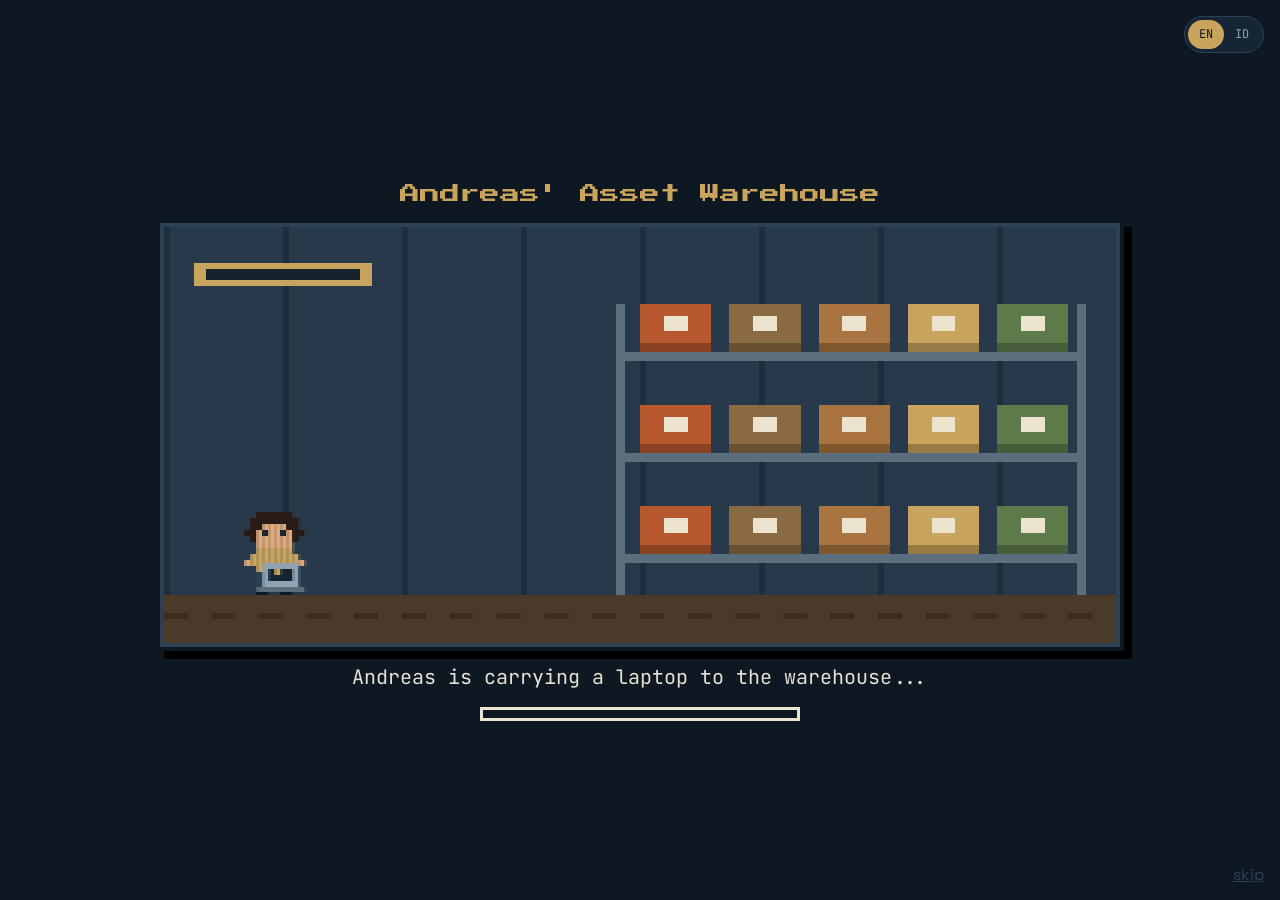
<file: index.html>
<!DOCTYPE html>
<html lang="en" data-lang="en">
<head>
<meta charset="UTF-8">
<meta name="viewport" content="width=device-width, initial-scale=1">
<title>Andreas Hasiholan Sinaga | IT Asset Management & Software Engineer</title>
<meta name="description" content="Portfolio of Andreas Hasiholan Sinaga: IT asset management, stock opname, JIRA operations, software engineering, and accessibility research.">
<link rel="preconnect" href="https://fonts.googleapis.com">
<link href="https://fonts.googleapis.com/css2?family=Press+Start+2P&family=Space+Grotesk:wght@400;500;700&family=JetBrains+Mono:wght@400;500&display=swap" rel="stylesheet">
<link rel="stylesheet" href="style.css">
</head>
<body class="locked">

<!-- ===== LAUNCH PAGE ===== -->
<section id="launch">
  <div class="lang-switch launch-lang" role="group" aria-label="Language">
    <button class="lang-btn" data-set="en" aria-pressed="true">EN</button>
    <button class="lang-btn" data-set="id" aria-pressed="false">ID</button>
  </div>
  <h1 class="px">Andreas' Asset Warehouse</h1>
  <canvas id="scene" width="320" height="140" aria-label="Pixel animation: a character carries a laptop to the warehouse shelves"></canvas>
  <p id="hint" class="hint"></p>
  <div class="bar"><i id="barfill"></i></div>
  <button id="enter" class="launch-btn" hidden></button>
  <button id="skip" class="skip"></button>
</section>

<!-- ===== CV DOWNLOADED POPUP ===== -->
<div id="cvpop" class="cvpop" role="status" aria-live="polite" hidden>
  <canvas id="cvchar" width="64" height="64" aria-hidden="true"></canvas>
  <div class="cvpop-txt"><b id="cvpop-t"></b><span id="cvpop-d"></span></div>
  <button class="cvpop-x" id="cvpop-x" aria-label="Close">×</button>
  <i class="cvpop-bar"></i>
</div>

<!-- ===== SITE ===== -->
<div id="site">
  <nav class="nav" id="nav">
    <a class="logo mono" href="#top">andreas</a>
    <div class="nav-right">
      <div class="links">
        <a href="#tentang"><span data-lang="en">About</span><span data-lang="id">Tentang</span></a>
        <a href="#ops"><span data-lang="en">Work</span><span data-lang="id">Pekerjaan</span></a>
        <a href="#kerja"><span data-lang="en">Experience</span><span data-lang="id">Pengalaman</span></a>
        <a href="#peta"><span data-lang="en">Asset Map</span><span data-lang="id">Peta Aset</span></a>
        <a href="#riset"><span data-lang="en">Research</span><span data-lang="id">Riset</span></a>
        <a href="#kontak"><span data-lang="en">Contact</span><span data-lang="id">Kontak</span></a>
      </div>
      <div class="lang-switch" role="group" aria-label="Language">
        <button class="lang-btn" data-set="en" aria-pressed="true">EN</button>
        <button class="lang-btn" data-set="id" aria-pressed="false">ID</button>
      </div>
    </div>
  </nav>

  <header class="hero wrap" id="top">
    <div class="hero-text">
      <p class="mono tag">Jakarta, Indonesia</p>
      <h2 class="big"><span class="first">Andreas</span> Hasiholan Sinaga</h2>
      <p class="role mono"><span id="typed"></span><i class="caret"></i></p>
      <p class="lead">
        <span data-lang="en">Computer Engineering graduate who manages IT assets in banking and builds apps on the side.</span>
        <span data-lang="id">Lulusan Computer Engineering yang mengurus aset IT di industri perbankan, dan membangun aplikasi di sela-selanya.</span>
      </p>
      <div class="cta">
        <a class="btn" href="#ops"><span data-lang="en">See my work</span><span data-lang="id">Lihat pekerjaan</span></a>
        <a class="btn ghost dl-btn" id="dl" href="CV_Andreas_Hasiholan_Sinaga.pdf" download="CV_Andreas_Hasiholan_Sinaga.pdf"><span class="dl-fill"></span><svg class="dl-ico" viewBox="0 0 24 24" width="16" height="16" fill="none" stroke="currentColor" stroke-width="2" stroke-linecap="round" stroke-linejoin="round" aria-hidden="true"><path class="dl-arrow" d="M12 4v11M7 11l5 5 5-5"/><path class="dl-tray" d="M5 20h14"/><path class="dl-check" d="M5 13l4.5 4.5L19 7"/></svg><span class="dl-label" id="dl-label"></span></a>
      </div>
    </div>
    <div class="term" aria-label="Terminal animation">
      <div class="term-bar"><i></i><i></i><i></i><span class="mono">stock-opname</span></div>
      <div class="term-body mono" id="termbody"></div>
    </div>
  </header>

  <section class="wrap stats">
    <div class="rv"><b data-n="1200">0</b><span><span data-lang="en">IT assets validated for auction</span><span data-lang="id">aset IT divalidasi untuk lelang</span></span></div>
    <div class="rv"><b data-n="5">0</b><span><span data-lang="en">years of software data reconciled (2021–2026)</span><span data-lang="id">tahun data software direkonsiliasi (2021–2026)</span></span></div>
    <div class="rv"><b data-n="2">0</b><span><span data-lang="en">IEEE papers</span><span data-lang="id">paper IEEE</span></span></div>
    <div class="rv"><b data-n="1">0</b><span><span data-lang="en">patent registered</span><span data-lang="id">paten terdaftar</span></span></div>
  </section>

  <section id="tentang" class="wrap rv">
    <p class="kicker mono">// about</p>
    <h3 class="h2"><span data-lang="en">From code to inventory, and back.</span><span data-lang="id">Dari kode ke inventaris, dan sebaliknya.</span></h3>
    <p class="lead">
      <span data-lang="en">Computer Engineering graduate from Telkom University (minor in Data Science, GPA 3.61/4.00). I work with asset inventory, data validation, audit support, and JIRA-based IT service in banking. I also build web and mobile apps with Python, PHP, MySQL, and Dart.</span>
      <span data-lang="id">Lulusan Computer Engineering Telkom University (minor Data Science, IPK 3,61/4,00). Saya terbiasa dengan inventaris aset, validasi data, dukungan audit, dan layanan IT berbasis JIRA di perbankan. Saya juga membangun aplikasi web dan mobile dengan Python, PHP, MySQL, dan Dart.</span>
    </p>
  </section>

  <section id="ops" class="wrap">
    <p class="kicker mono">// daily work</p>
    <h3 class="h2"><span data-lang="en">Five things I run at My Current Office.</span><span data-lang="id">Lima hal yang saya kerjakan di Danamon.</span></h3>
    <div class="ops rv">
      <div class="tabs" role="tablist" aria-label="Responsibilities">
        <button class="tab" role="tab" data-i="0" aria-selected="true"><span class="mono">01</span><span>Stock Opname</span></button>
        <button class="tab" role="tab" data-i="1" aria-selected="false"><span class="mono">02</span><span data-lang="en">Inventory & Stock Card</span><span data-lang="id">Inventaris & Stock Card</span></button>
        <button class="tab" role="tab" data-i="2" aria-selected="false"><span class="mono">03</span><span data-lang="en">Asset Auction</span><span data-lang="id">Lelang Aset</span></button>
        <button class="tab" role="tab" data-i="3" aria-selected="false"><span class="mono">04</span><span data-lang="en">Data Integrity</span><span data-lang="id">Integritas Data</span></button>
        <button class="tab" role="tab" data-i="4" aria-selected="false"><span class="mono">05</span><span>JIRA & SLA</span></button>
      </div>
      <div class="panel" role="tabpanel">
        <h4 id="ptitle"></h4>
        <p id="pdesc" class="lead"></p>
        <div id="viz" class="viz"></div>
      </div>
    </div>
  </section>

  <section id="kerja" class="wrap">
    <p class="kicker mono">// experience</p>
    <h3 class="h2"><span data-lang="en">Work timeline</span><span data-lang="id">Timeline kerja</span></h3>
    <div class="timeline">
      <article class="card rv">
        <time class="mono"><span data-lang="en">May 2026 – Present</span><span data-lang="id">Mei 2026 – sekarang</span></time>
        <h4><span data-lang="en">IT Assets Management (Contract)</span><span data-lang="id">IT Assets Management (Kontrak)</span></h4>
        <p class="org">PT Bank Danamon Indonesia Tbk · Jakarta</p>
        <p><span data-lang="en">Five core responsibilities: stock opname, inventory, auction support, data integrity, and JIRA ticket handling.</span><span data-lang="id">Lima tanggung jawab utama: stock opname, inventaris, dukungan lelang, integritas data, dan penanganan tiket JIRA.</span></p>
      </article>
      <article class="card rv">
        <time class="mono"><span data-lang="en">Nov 2025 – May 2026</span><span data-lang="id">Nov 2025 – Mei 2026</span></time>
        <h4><span data-lang="en">IT Assets Management Intern</span><span data-lang="id">IT Assets Management Intern</span></h4>
        <p class="org">PT Bank Danamon Indonesia Tbk</p>
        <ul>
          <li><span data-lang="en">Built a Stock Card Application to digitize backup inventory, replacing manual tracking.</span><span data-lang="id">Membangun Stock Card Application untuk mendigitalkan inventaris backup, menggantikan pencatatan manual.</span></li>
          <li><span data-lang="en">Software stock opname and data reconciliation for 2021–2026.</span><span data-lang="id">Stock opname software dan rekonsiliasi data 2021–2026.</span></li>
          <li><span data-lang="en">Hardware stock opname for auction preparation, validating about 1,200 IT assets.</span><span data-lang="id">Stock opname hardware untuk lelang, memvalidasi sekitar 1.200 aset IT.</span></li>
        </ul>
      </article>
      <article class="card rv">
        <time class="mono"><span data-lang="en">Jul – Aug 2024</span><span data-lang="id">Jul – Agu 2024</span></time>
        <h4><span>Software Engineer Intern</span></h4>
        <p class="org">Kantor Pelayanan Pajak Madya Medan</p>
        <ul>
          <li><span data-lang="en">Built a web survey application (PHP, MySQL, Bootstrap) with role-based authentication.</span><span data-lang="id">Aplikasi survei web (PHP, MySQL, Bootstrap) dengan autentikasi berbasis peran.</span></li>
          <li><span data-lang="en">Input validation, testing, debugging, and technical documentation.</span><span data-lang="id">Validasi input, testing, debugging, dan dokumentasi teknis.</span></li>
        </ul>
      </article>
      <article class="card rv">
        <time class="mono"><span data-lang="en">Dec 2024 – Sep 2025</span><span data-lang="id">Des 2024 – Sep 2025</span></time>
        <h4><span data-lang="en">Secretary & Treasurer, Kesma</span><span data-lang="id">Sekretaris & Bendahara Kesma</span></h4>
        <p class="org">Himpunan Mahasiswa Teknik Komputer, Telkom University</p>
        <ul>
          <li><span data-lang="en">Organizational administration, meeting minutes, and correspondence.</span><span data-lang="id">Administrasi organisasi, notulen, dan korespondensi.</span></li>
          <li><span data-lang="en">Budgeting and financial reporting for student programs.</span><span data-lang="id">Perencanaan anggaran dan laporan keuangan program mahasiswa.</span></li>
        </ul>
      </article>
      <article class="card rv">
        <time class="mono"><span data-lang="en">Nov 2023 – Oct 2024</span><span data-lang="id">Nov 2023 – Okt 2024</span></time>
        <h4><span data-lang="en">Logistics Staff & Teaching Volunteer</span><span data-lang="id">Logistics Staf & Relawan Mengajar</span></h4>
        <p class="org">CONNECTION, SDN Cihanjaro</p>
        <ul>
          <li><span data-lang="en">Logistics and teaching sessions for a community service program.</span><span data-lang="id">Logistik dan sesi mengajar di program pengabdian masyarakat.</span></li>
          <li><span data-lang="en">Supported digitalization workshops for elementary school students.</span><span data-lang="id">Mendukung workshop digitalisasi untuk siswa sekolah dasar.</span></li>
        </ul>
      </article>
    </div>
  </section>

  <section id="debrief" class="wrap rv">
    <p class="kicker mono"><span data-lang="en">// asset cabinet</span><span data-lang="id">// lemari asset</span></p>
    <h3 class="h2"><span data-lang="en">My work, filed like IT assets.</span><span data-lang="id">Karya saya, diarsipkan seperti aset IT.</span></h3>
    <p class="lead"><span data-lang="en">Open a drawer to see what's inside.</span><span data-lang="id">Buka laci untuk melihat isinya.</span></p>

    <div class="cabinet" id="cabinet">
      <div class="cab-plate mono"><span data-lang="en">ITFC · ASSET CABINET · A1–A4</span><span data-lang="id">ITFC · LEMARI ASSET · A1–A4</span></div>

      <div class="drawer" data-d="0">
        <button class="drawer-head" aria-expanded="false" aria-controls="dr0">
          <span class="pix" aria-hidden="true">
            <svg viewBox="0 0 16 16" shape-rendering="crispEdges"><rect x="3" y="3" width="10" height="7" fill="#8fa3b3"/><rect x="4" y="4" width="8" height="5" fill="#16222e"/><rect class="scr" x="5" y="5" width="2" height="1" fill="#c9a45c"/><rect x="1" y="11" width="14" height="2" fill="#5b6e7e"/></svg>
          </span>
          <span class="dmeta"><span class="dlabel mono">A1</span><span class="dtitle"><span data-lang="en">Final Debrief</span><span data-lang="id">Debrief Akhir</span></span></span>
          <span class="dcount mono"><span data-lang="en">1 file</span><span data-lang="id">1 berkas</span></span>
          <span class="handle" aria-hidden="true"></span>
        </button>
        <div class="drawer-body" id="dr0"><div class="drawer-inner">
          <p><span data-lang="en">Full debrief of my internship at Bank Danamon: stocktaking, JIRA tickets, delivery, stock opname, auction validation, and a digital stock card app.</span><span data-lang="id">Debrief lengkap magang di Bank Danamon: stocktaking, tiket JIRA, delivery, stock opname, validasi lelang, dan aplikasi digital stock card.</span></p>
          <a class="btn-sm" href="debrief.html"><span data-lang="en">Open debrief →</span><span data-lang="id">Buka debrief →</span></a>
        </div></div>
      </div>

      <div class="drawer" data-d="1">
        <button class="drawer-head" aria-expanded="false" aria-controls="dr1">
          <span class="pix" aria-hidden="true">
            <svg viewBox="0 0 16 16" shape-rendering="crispEdges"><rect x="3" y="2" width="10" height="4" fill="#5b6e7e"/><rect x="3" y="7" width="10" height="4" fill="#5b6e7e"/><rect x="3" y="12" width="10" height="2" fill="#5b6e7e"/><rect class="led" x="5" y="3" width="1" height="1" fill="#6f8a55"/><rect class="led l2" x="5" y="8" width="1" height="1" fill="#6f8a55"/><rect class="led l3" x="5" y="13" width="1" height="1" fill="#b8582e"/><rect x="8" y="3" width="4" height="1" fill="#16222e"/><rect x="8" y="8" width="4" height="1" fill="#16222e"/></svg>
          </span>
          <span class="dmeta"><span class="dlabel mono">A2</span><span class="dtitle"><span data-lang="en">Papers & Patent</span><span data-lang="id">Paper & Paten</span></span></span>
          <span class="dcount mono"><span data-lang="en">2 links</span><span data-lang="id">2 link</span></span>
          <span class="handle" aria-hidden="true"></span>
        </button>
        <div class="drawer-body" id="dr1"><div class="drawer-inner">
          <p><span data-lang="en">Two IEEE papers on color vision deficiency.</span><span data-lang="id">Dua paper IEEE tentang color vision deficiency.</span></p>
          <div class="dlinks">
            <a class="btn-sm" href="https://ieeexplore.ieee.org/document/11399518/metrics#metrics" target="_blank" rel="noopener"><span data-lang="en">IEEE paper 1 ↗</span><span data-lang="id">Paper IEEE 1 ↗</span></a>
            <a class="btn-sm" href="https://ieeexplore.ieee.org/document/11405405" target="_blank" rel="noopener"><span data-lang="en">IEEE paper 2 ↗</span><span data-lang="id">Paper IEEE 2 ↗</span></a>
          </div>
        </div></div>
      </div>

      <div class="drawer" data-d="2">
        <button class="drawer-head" aria-expanded="false" aria-controls="dr2">
          <span class="pix" aria-hidden="true">
            <svg viewBox="0 0 16 16" shape-rendering="crispEdges"><rect x="2" y="2" width="12" height="9" fill="#8fa3b3"/><rect x="3" y="3" width="10" height="7" fill="#16222e"/><rect class="scr" x="5" y="4" width="4" height="1" fill="#c9a45c"/><rect x="7" y="11" width="2" height="2" fill="#5b6e7e"/><rect x="5" y="13" width="6" height="1" fill="#5b6e7e"/></svg>
          </span>
          <span class="dmeta"><span class="dlabel mono">A3</span><span class="dtitle"><span data-lang="en">Thesis</span><span data-lang="id">Skripsi</span></span></span>
          <span class="dcount mono"><span data-lang="en">1 file</span><span data-lang="id">1 berkas</span></span>
          <span class="handle" aria-hidden="true"></span>
        </button>
        <div class="drawer-body" id="dr2"><div class="drawer-inner">
          <p><span data-lang="en">My bachelor thesis in Computer Engineering, Telkom University.</span><span data-lang="id">Skripsi S1 Computer Engineering, Telkom University.</span></p>
          <a class="btn-sm" href="../skripsi.pdf" target="_blank" rel="noopener"><span data-lang="en">Open thesis ↗</span><span data-lang="id">Buka skripsi ↗</span></a>
        </div></div>
      </div>

      <div class="drawer" data-d="3">
        <button class="drawer-head" aria-expanded="false" aria-controls="dr3">
          <span class="pix" aria-hidden="true">
            <svg viewBox="0 0 16 16" shape-rendering="crispEdges"><rect x="1" y="5" width="6" height="2" fill="#8a6a43"/><rect x="1" y="7" width="9" height="6" fill="#c9a45c"/><rect x="5" y="3" width="6" height="2" fill="#b8582e"/><rect x="5" y="5" width="10" height="8" fill="#b8582e"/><rect x="6" y="7" width="8" height="1" fill="#7d3a1c"/><rect x="6" y="9" width="5" height="1" fill="#7d3a1c"/></svg>
          </span>
          <span class="dmeta"><span class="dlabel mono">A4</span><span class="dtitle"><span data-lang="en">Assignments</span><span data-lang="id">Tugas</span></span></span>
          <span class="dcount mono"><span data-lang="en">course projects</span><span data-lang="id">proyek kuliah</span></span>
          <span class="handle" aria-hidden="true"></span>
        </button>
        <div class="drawer-body" id="dr3"><div class="drawer-inner">
          <p><span data-lang="en">Course projects from Telkom University, including data and software work.</span><span data-lang="id">Proyek mata kuliah di Telkom University, termasuk pekerjaan data dan software.</span></p>
          <a class="btn-sm" href="works.html?type=tugas"><span data-lang="en">Open assignments →</span><span data-lang="id">Buka tugas →</span></a>
        </div></div>
      </div>

      <div class="cab-base mono" aria-hidden="true">▲ ▲ ▲</div>
    </div>
  </section>

  <section id="peta" class="wrap">
    <p class="kicker mono">// asset map</p>
    <h3 class="h2"><span data-lang="en">Assets spread across far-apart sites.</span><span data-lang="id">Aset yang saya urus tersebar jauh-jauh.</span></h3>
    <p class="lead"><span data-lang="en">Click a pin to see the work at each location. The little truck keeps driving around.</span><span data-lang="id">Klik pin untuk melihat jenis tugas di tiap lokasi. Truk kecil itu terus berkeliling.</span></p>
    <div class="mapbox">
      <svg id="map" viewBox="0 0 400 200" shape-rendering="crispEdges" role="img" aria-label="Pixel map of asset locations">
        <rect width="400" height="200" fill="#122232"/>
        <g class="waves" fill="#1d3447"><rect x="20" y="20" width="16" height="3"/><rect x="300" y="170" width="20" height="3"/><rect x="60" y="150" width="14" height="3"/><rect x="340" y="30" width="16" height="3"/></g>
        <g fill="#4d6640" stroke="#35472b" stroke-width="3">
          <polygon points="40,70 90,60 150,75 170,95 130,110 70,105"/>
          <polygon points="180,100 240,95 290,110 270,130 210,135"/>
          <polygon points="250,45 320,40 360,60 340,85 280,80"/>
          <polygon points="300,120 360,115 375,140 330,150"/>
        </g>
        <path d="M95,85 L215,115 L295,62 L340,130 L95,85" fill="none" stroke="#c9a45c" stroke-width="1.5" stroke-dasharray="4 4" opacity=".6"/>
        <g><rect x="-7" y="-5" width="9" height="7" fill="#b8582e"/><rect x="2" y="-3" width="5" height="5" fill="#c9a45c"/><rect x="-5" y="2" width="3" height="3" fill="#122232"/><rect x="2" y="2" width="3" height="3" fill="#122232"/>
          <animateMotion dur="14s" repeatCount="indefinite" path="M95,85 L215,115 L295,62 L340,130 L95,85"/></g>
        <g class="pin" data-t-en="Head Office" data-t-id="Kantor Pusat" data-d-en="Dataset validation, audit documentation, and auction preparation." data-d-id="Validasi dataset, dokumentasi audit, dan persiapan lelang." transform="translate(95 85)"><rect x="-4" y="-18" width="8" height="8" fill="#b8582e"/><rect x="-2" y="-10" width="4" height="6" fill="#b8582e"/></g>
        <g class="pin" data-t-en="Regional Office" data-t-id="Kantor Regional" data-d-en="Physical stock opname and matching against inventory records." data-d-id="Stock opname fisik dan pencocokan dengan catatan inventaris." transform="translate(215 115)"><rect x="-4" y="-18" width="8" height="8" fill="#c9a45c"/><rect x="-2" y="-10" width="4" height="6" fill="#c9a45c"/></g>
        <g class="pin" data-t-en="Branch Network" data-t-id="Jaringan Cabang" data-d-en="Asset verification at branches, then auction administration." data-d-id="Verifikasi aset di cabang, lalu administrasi lelang." transform="translate(295 62)"><rect x="-4" y="-18" width="8" height="8" fill="#b8582e"/><rect x="-2" y="-10" width="4" height="6" fill="#b8582e"/></g>
        <g class="pin" data-t-en="Remote Branch" data-t-id="Cabang Jauh" data-d-en="Data submission, JIRA tickets, and hardware replacement within SLA." data-d-id="Pengiriman data, tiket JIRA, dan penggantian hardware sesuai SLA." transform="translate(340 130)"><rect x="-4" y="-18" width="8" height="8" fill="#c9a45c"/><rect x="-2" y="-10" width="4" height="6" fill="#c9a45c"/></g>
      </svg>
      <div id="pinfo" class="pinfo"><b></b><span></span></div>
    </div>
  </section>

  <section id="riset" class="wrap">
    <p class="kicker mono">// research & patent</p>
    <h3 class="h2"><span data-lang="en">Accessibility and color.</span><span data-lang="id">Aksesibilitas dan warna.</span></h3>
    <div class="grid">
      <article class="card rv"><time class="mono">IEEE · Mar 2026</time><h4>Bridging Accessibility Gaps</h4><p><span data-lang="en">A color detection app with real-time voice feedback for Colour Vision Deficiency. 90–96% accuracy and an 81.6% user satisfaction score.</span><span data-lang="id">Aplikasi deteksi warna dengan suara real-time untuk Colour Vision Deficiency. Akurasi 90–96% dan kepuasan pengguna 81,6%.</span></p><a class="plink mono" href="https://ieeexplore.ieee.org/document/11405405" target="_blank" rel="noopener"><span data-lang="en">View on IEEE Xplore</span><span data-lang="id">Lihat di IEEE Xplore</span> ↗</a></article>
      <article class="card rv"><time class="mono">IEEE · Feb 2026</time><h4>Continuous CVD Severity Simulation</h4><p><span data-lang="en">A continuous CVD simulation based on Machado's LMS-RGB transformation, evaluated with CIEDE2000.</span><span data-lang="id">Simulasi CVD kontinu berbasis transformasi LMS-RGB Machado, dievaluasi dengan CIEDE2000.</span></p><a class="plink mono" href="https://ieeexplore.ieee.org/document/11399518/metrics#metrics" target="_blank" rel="noopener"><span data-lang="en">View on IEEE Xplore</span><span data-lang="id">Lihat di IEEE Xplore</span> ↗</a></article>
      <article class="card rv"><time class="mono"><span data-lang="en">Patent · Aug 2025</span><span data-lang="id">Paten · Agu 2025</span></time><h4>Color AID</h4><p><span data-lang="en">A mobile app that helps people with color blindness with real-time color detection and color vision tests.</span><span data-lang="id">Aplikasi mobile untuk penyandang buta warna lewat deteksi warna real-time dan tes buta warna.</span></p></article>
      <article class="card rv"><time class="mono"><span data-lang="en">Certification · Sep 2025</span><span data-lang="id">Sertifikasi · Sep 2025</span></time><h4>Data Analysis Fullstack Bootcamp</h4><p><span data-lang="en">MySkill, Batch 24. Presented at ICATEI 2025 and BTS-I2C 2025.</span><span data-lang="id">MySkill, Batch 24. Presentasi di ICATEI 2025 dan BTS-I2C 2025.</span></p></article>
    </div>
    <p class="kicker mono sub">// skills</p>
    <div class="chips rv"><span>Python</span><span>SQL</span><span>Dart</span><span>PHP</span><span>MySQL</span><span>Machine Learning</span><span>EDA</span><span>Power BI</span><span>Tableau</span><span>Excel</span><span>Jira</span><span>UML · ERD · DFD</span></div>
  </section>

  <footer id="kontak" class="foot">
    <div class="wrap foot-top">
      <div class="foot-brand">
        <p class="foot-big">
          <span data-lang="en">Let's build something accountable.</span>
          <span data-lang="id">Ayo bangun sesuatu yang bisa dipertanggungjawabkan.</span>
        </p>
        <p class="avail"><i></i>
          <span data-lang="en">Open to new opportunities</span>
          <span data-lang="id">Terbuka untuk peluang baru</span>
        </p>
        <p class="mono clock"><span id="clock"></span> · Jakarta</p>
      </div>
      <div class="foot-col">
        <h6 class="mono">Explore</h6>
        <a href="#tentang"><span data-lang="en">About</span><span data-lang="id">Tentang</span></a>
        <a href="#ops"><span data-lang="en">Work</span><span data-lang="id">Pekerjaan</span></a>
        <a href="#kerja"><span data-lang="en">Experience</span><span data-lang="id">Pengalaman</span></a>
        <a href="#peta"><span data-lang="en">Asset Map</span><span data-lang="id">Peta Aset</span></a>
        <a href="#riset"><span data-lang="en">Research</span><span data-lang="id">Riset</span></a>
        <a href="debrief.html"><span data-lang="en">Internship Debrief</span><span data-lang="id">Debrief Magang</span></a>
        <a href="works.html"><span data-lang="en">All Works</span><span data-lang="id">Semua Karya</span></a>
      </div>
      <div class="foot-col">
        <h6 class="mono">Contact</h6>
        <a href="mailto:sinagaandreas95@gmail.com">sinagaandreas95@gmail.com</a>
        <a href="tel:+6281279641451">+62 812-7964-1451</a>
        <a href="https://www.linkedin.com/in/andreassinaga" target="_blank" rel="noopener">LinkedIn ↗</a>
      </div>
    </div>
    <div class="wrap foot-bottom">
      <span class="mono">© 2026 Andreas Hasiholan Sinaga</span>
            <a href="#top" class="totop mono"><span data-lang="en">Back to top ↑</span><span data-lang="id">Kembali ke atas ↑</span></a>
    </div>
  </footer>
</div>
<script src="cv-data.js"></script>
<script src="script.js"></script>
</body>
</html>
</file>
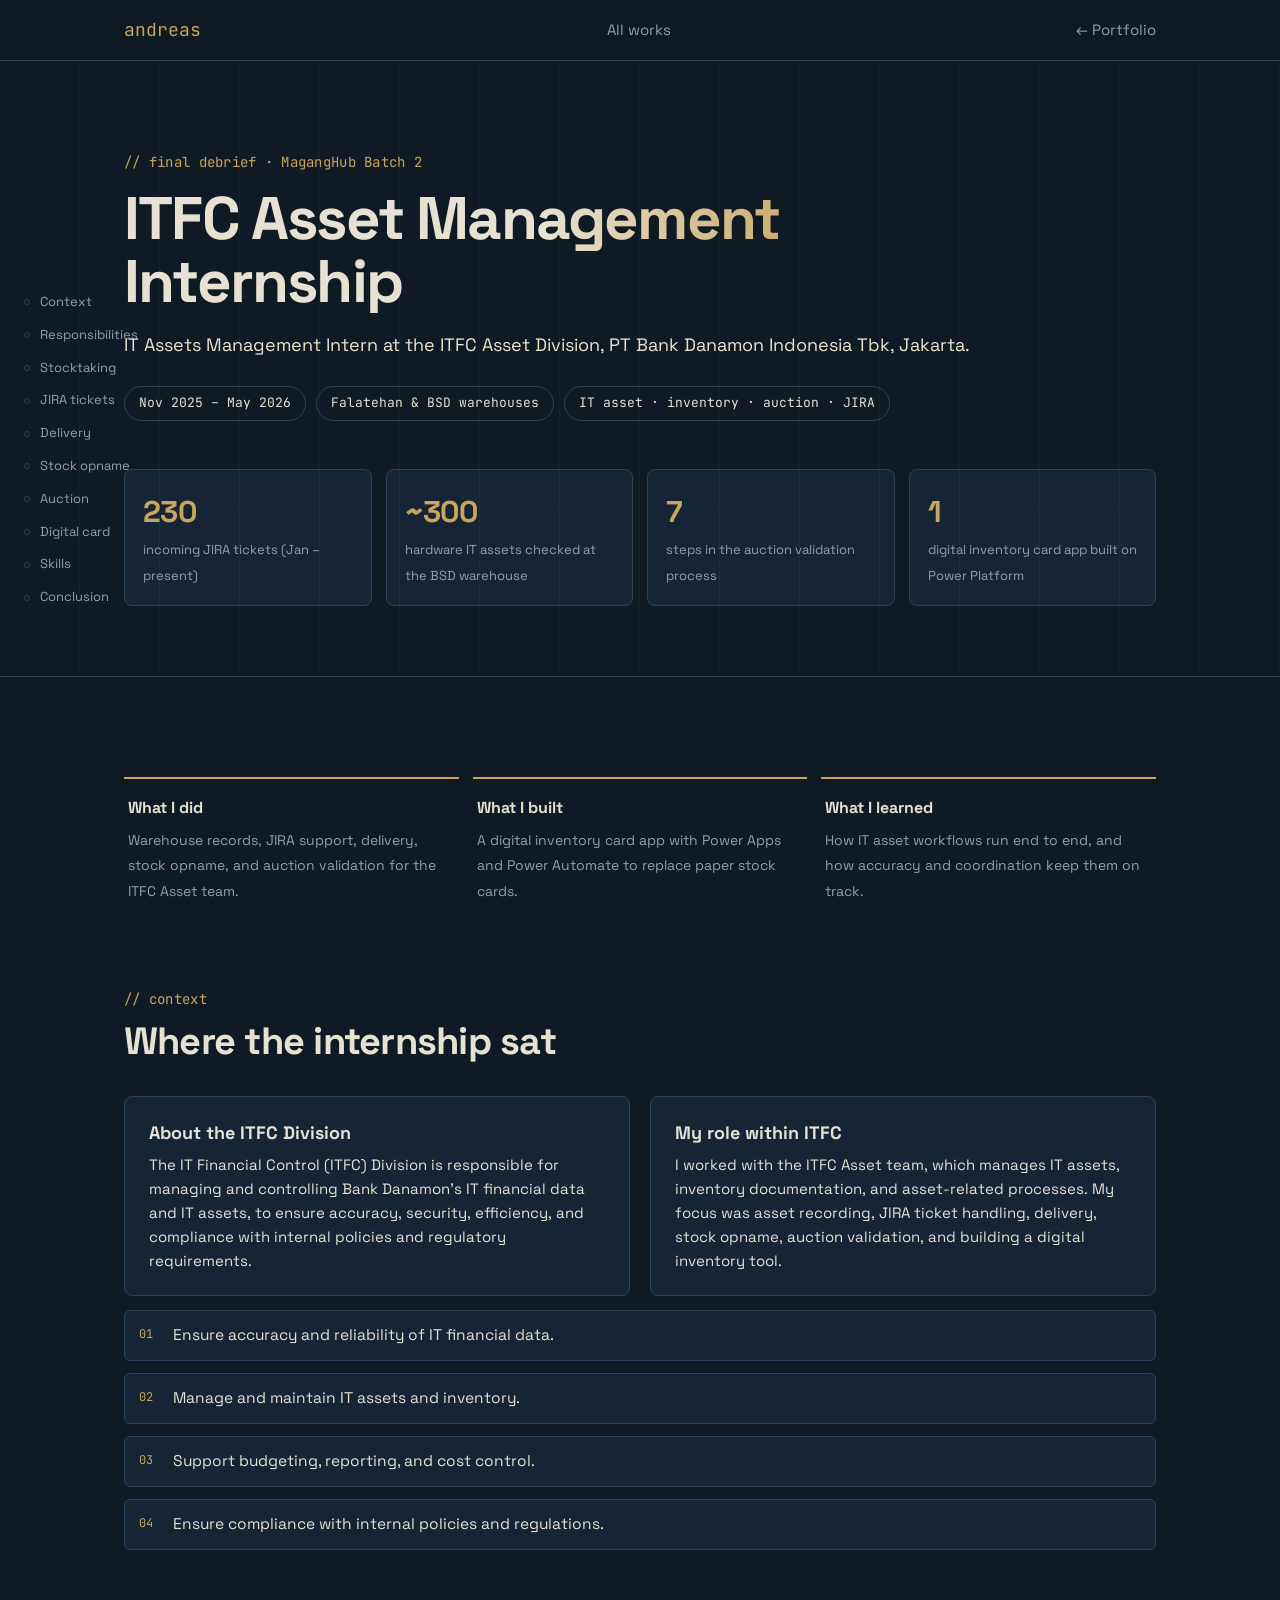
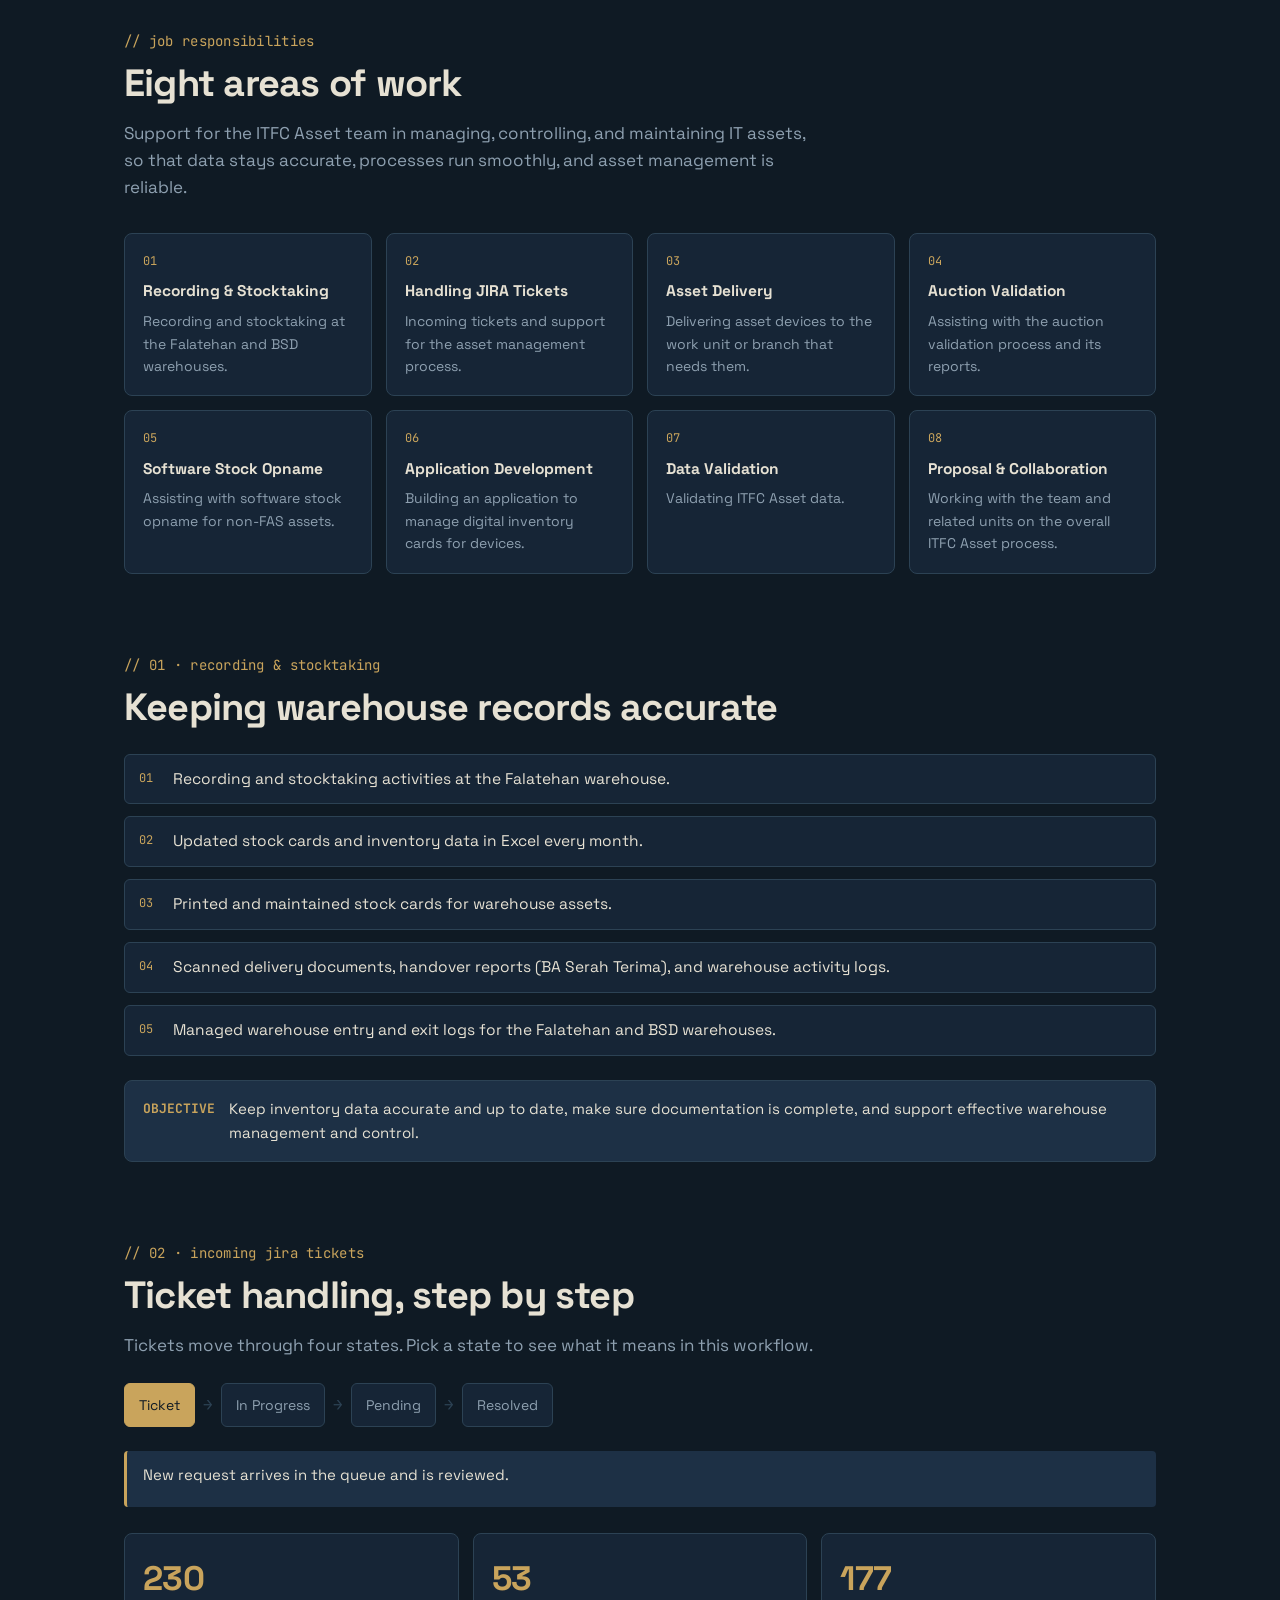
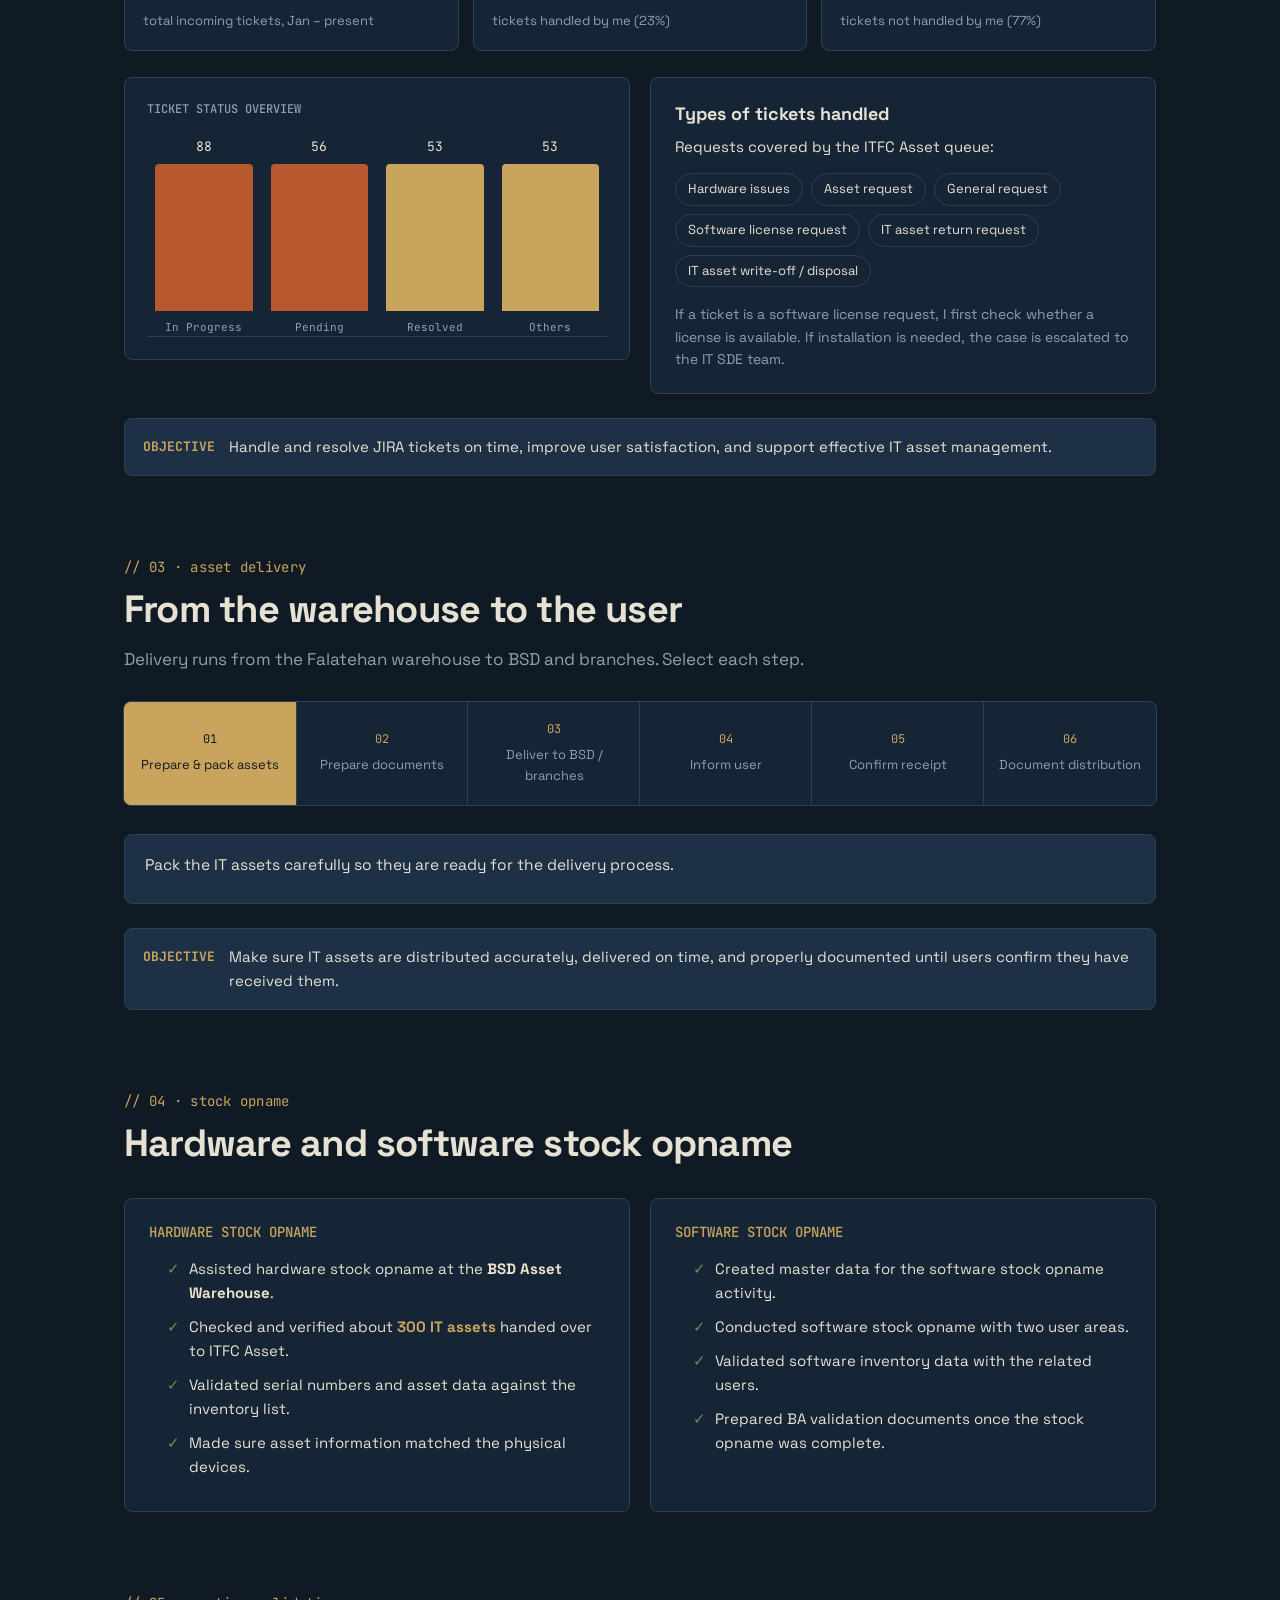
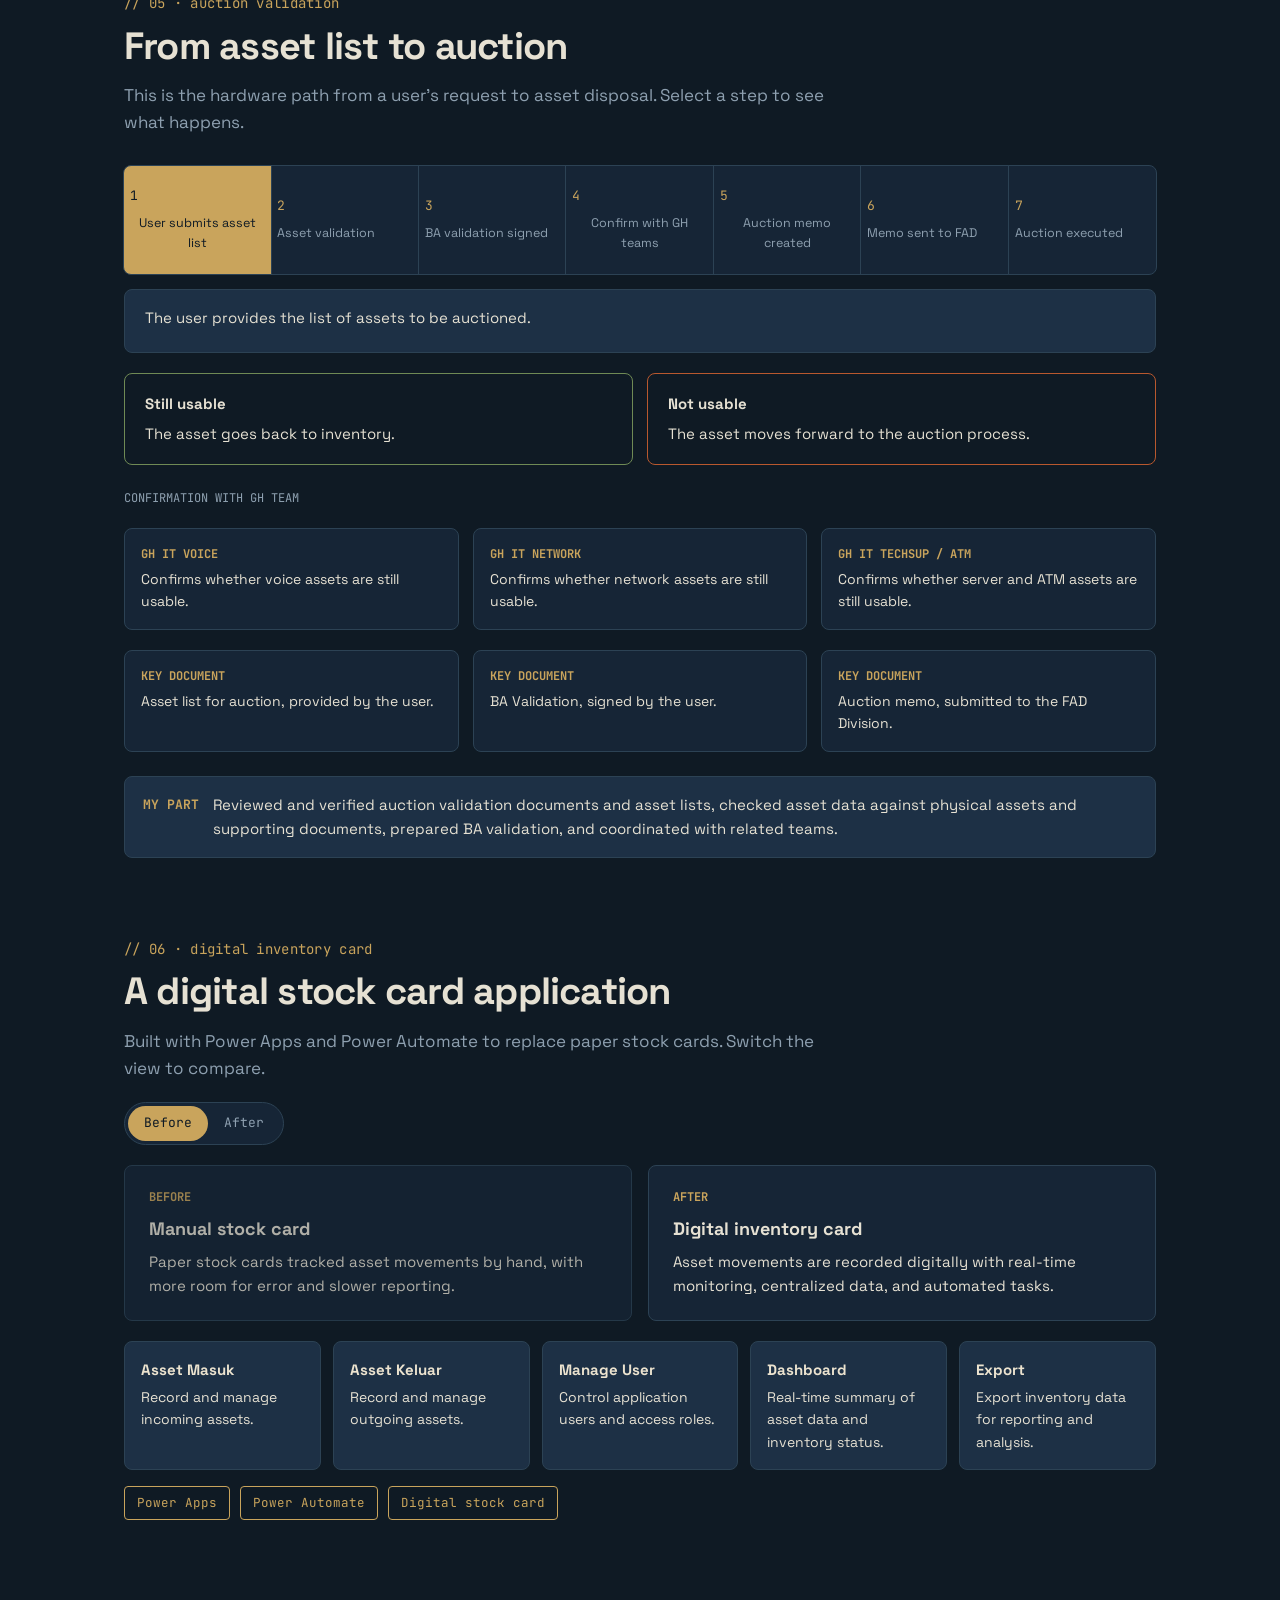
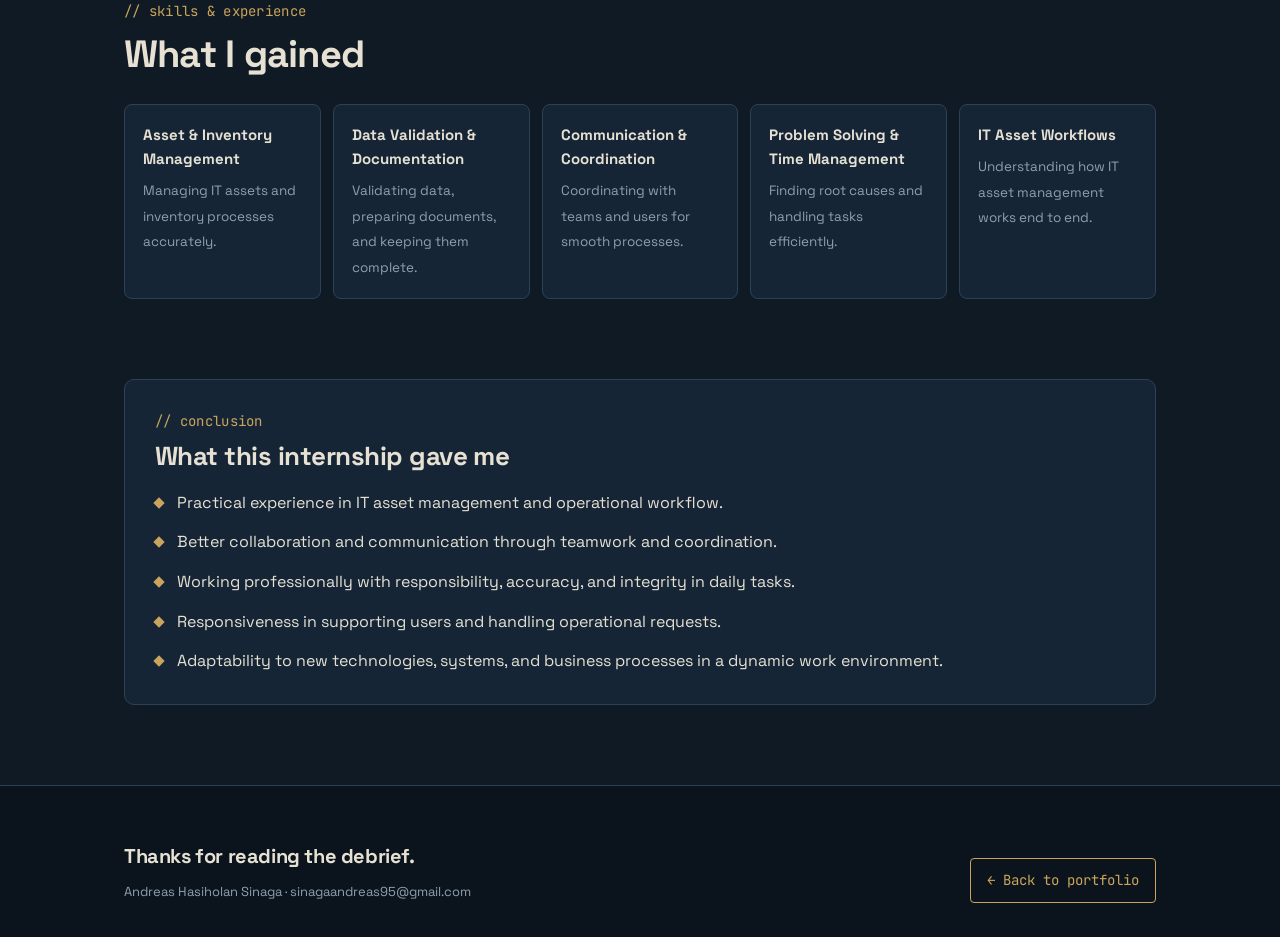
<file: debrief.html>
<!DOCTYPE html>
<html lang="en">
<head>
<meta charset="UTF-8">
<meta name="viewport" content="width=device-width, initial-scale=1">
<title>Internship Debrief · ITFC Asset Management, Bank Danamon | Andreas Hasiholan Sinaga</title>
<meta name="description" content="Final debrief of the IT Assets Management internship at ITFC Asset Division, Bank Danamon, MagangHub Batch 2.">
<link rel="preconnect" href="https://fonts.googleapis.com">
<link href="https://fonts.googleapis.com/css2?family=Space+Grotesk:wght@400;500;700&family=JetBrains+Mono:wght@400;500&display=swap" rel="stylesheet">
<style>
:root{--navy:#0f1a24;--panel:#162536;--panel2:#1d3045;--steel:#2c4254;--khaki:#c9a45c;--rust:#b8582e;--cream:#ece3cf;--ink:#e6e1d3;--muted:#8ea0b0;--moss:#6f8a55}
*{box-sizing:border-box;margin:0;padding:0}
html{scroll-behavior:smooth}
body{background:var(--navy);color:var(--ink);font-family:'Space Grotesk',system-ui,sans-serif;line-height:1.6;overflow-x:hidden}
.mono{font-family:'JetBrains Mono',monospace}
a{color:var(--khaki);text-decoration:none}
button{font:inherit}
:focus-visible{outline:2px solid var(--khaki);outline-offset:3px}
.wrap{max-width:1080px;margin:0 auto;padding:0 24px}
section{padding:80px 0}
.kicker{color:var(--khaki);font-size:14px;margin-bottom:10px}
.h2{font-size:clamp(26px,3.6vw,38px);font-weight:700;letter-spacing:-.02em;line-height:1.15;margin-bottom:14px}
.lead{max-width:64ch;font-size:17px;color:var(--muted)}
.rv{opacity:0;transform:translateY(22px);transition:opacity .7s ease,transform .7s ease}
.rv.in{opacity:1;transform:none}
.card{background:var(--panel);border:1px solid var(--steel);border-radius:8px;padding:22px 24px;transition:border-color .3s}
.card:hover{border-color:var(--khaki)}
.card h4{font-size:18px;font-weight:700;margin-bottom:6px}
.card p,.card li{font-size:15px;color:var(--ink)}
.card ul{padding-left:18px}
.card li{margin-bottom:4px}
.tag{display:inline-block;font-family:'JetBrains Mono',monospace;font-size:12px;color:var(--navy);background:var(--khaki);padding:3px 9px;border-radius:999px}
.obj{display:flex;gap:14px;align-items:flex-start;background:var(--panel2);border:1px solid var(--steel);border-radius:8px;padding:16px 18px;margin-top:24px}
.obj b{color:var(--khaki);font-family:'JetBrains Mono',monospace;font-size:13px;white-space:nowrap;padding-top:2px}
.obj span{font-size:15px}
.nav{position:sticky;top:0;z-index:5;background:rgba(15,26,36,.85);backdrop-filter:blur(10px);border-bottom:1px solid var(--steel)}
.nav .wrap{display:flex;justify-content:space-between;align-items:center;height:60px}
.nav a{color:var(--muted);font-size:15px}
.nav a:hover{color:var(--ink)}
.nav .logo{color:var(--khaki);font-family:'JetBrains Mono',monospace;font-size:18px}
.hero{padding:90px 0 70px;border-bottom:1px solid var(--steel);position:relative;overflow:hidden}
.hero::before{content:"";position:absolute;inset:0;background:repeating-linear-gradient(90deg,transparent 0 79px,rgba(201,164,92,.05) 79px 80px);pointer-events:none}
.hero h1{font-size:clamp(34px,5.5vw,60px);font-weight:700;letter-spacing:-.03em;line-height:1.05;margin:14px 0 18px;max-width:18ch}
.hero .sub{font-size:18px;color:var(--cream)}
.meta{display:flex;gap:10px;flex-wrap:wrap;margin-top:26px}
.meta span{font-family:'JetBrains Mono',monospace;font-size:13px;border:1px solid var(--steel);border-radius:999px;padding:6px 14px;color:var(--ink)}
.kpis{display:grid;grid-template-columns:repeat(4,1fr);gap:14px;margin-top:48px}
.kpis div{background:var(--panel);border:1px solid var(--steel);border-radius:8px;padding:18px}
.kpis b{display:block;font-size:30px;font-weight:700;color:var(--khaki);letter-spacing:-.02em}
.kpis span{font-size:13px;color:var(--muted)}
.grid8{display:grid;grid-template-columns:repeat(4,1fr);gap:14px;margin-top:32px}
.grid8 .card{padding:18px}
.grid8 .card h4{font-size:15.5px}
.grid8 .card p{font-size:14px;color:var(--muted)}
.num{font-family:'JetBrains Mono',monospace;font-size:12px;color:var(--khaki);margin-bottom:8px;display:block}
.split{display:grid;grid-template-columns:1fr 1fr;gap:20px;align-items:start;margin-top:32px}
.bulletlist{display:grid;gap:12px}
.bulletlist div{display:flex;gap:12px;align-items:flex-start;font-size:15.5px;color:var(--ink);padding:12px 14px;background:var(--panel);border:1px solid var(--steel);border-radius:6px}
.bulletlist div i{font-style:normal;font-family:'JetBrains Mono',monospace;font-size:12px;color:var(--khaki);min-width:22px;padding-top:2px}

/* JIRA */
.flow{display:flex;gap:8px;flex-wrap:wrap;align-items:center;margin:24px 0}
.flow button{background:var(--panel);border:1px solid var(--steel);color:var(--muted);padding:10px 14px;border-radius:6px;cursor:pointer;font-size:14px;transition:all .25s}
.flow button:hover{color:var(--ink)}
.flow button.on{background:var(--khaki);color:var(--navy);border-color:var(--khaki)}
.flow .arr{color:var(--steel);font-family:'JetBrains Mono',monospace}
.flow-note{background:var(--panel2);border-left:3px solid var(--khaki);padding:12px 16px;border-radius:4px;font-size:15px;min-height:56px;color:var(--ink)}
.kpi-row{display:grid;grid-template-columns:repeat(3,1fr);gap:14px;margin:26px 0}
.kpi-row div{background:var(--panel);border:1px solid var(--steel);border-radius:8px;padding:18px;text-align:left}
.kpi-row b{display:block;font-size:34px;font-weight:700;color:var(--khaki);letter-spacing:-.02em}
.kpi-row span{font-size:13px;color:var(--muted)}
.chart{background:var(--panel);border:1px solid var(--steel);border-radius:8px;padding:22px}
.chart h5{font-family:'JetBrains Mono',monospace;font-size:12px;font-weight:500;color:var(--muted);margin-bottom:18px}
.bars{display:flex;align-items:flex-end;gap:18px;height:200px;border-bottom:1px solid var(--steel);padding:0 8px}
.bars div{flex:1;display:flex;flex-direction:column;justify-content:flex-end;align-items:center;height:100%}
.bars .fill{width:100%;background:var(--rust);border-radius:4px 4px 0 0;height:0;transition:height 1s cubic-bezier(.3,.7,.4,1)}
.bars .fill.a{background:var(--khaki)}
.bars .val{font-family:'JetBrains Mono',monospace;font-size:13px;color:var(--cream);margin-bottom:6px}
.bars .lbl{font-family:'JetBrains Mono',monospace;font-size:11px;color:var(--muted);margin-top:8px;text-align:center}
.types{display:flex;flex-wrap:wrap;gap:8px;margin-top:14px}
.types span{font-size:13px;border:1px solid var(--steel);border-radius:999px;padding:5px 12px}

/* delivery */
.dflow{display:grid;grid-template-columns:repeat(6,1fr);gap:0;margin:28px 0;position:relative}
.dflow button{position:relative;background:var(--panel);border:1px solid var(--steel);color:var(--muted);padding:18px 8px;text-align:center;cursor:pointer;font-size:13px;transition:all .25s;margin:0 -1px}
.dflow button:first-child{border-radius:8px 0 0 8px}
.dflow button:last-child{border-radius:0 8px 8px 0}
.dflow button .mono{display:block;color:var(--khaki);font-size:12px;margin-bottom:6px}
.dflow button.on{background:var(--khaki);color:var(--navy);z-index:1}
.dflow button.on .mono{color:var(--navy)}
.dflow-note{background:var(--panel2);border:1px solid var(--steel);border-radius:8px;padding:18px 20px;font-size:15.5px;min-height:70px}

/* stock opname */
.two{display:grid;grid-template-columns:1fr 1fr;gap:20px;margin-top:32px}
.two .card h4{color:var(--khaki);font-family:'JetBrains Mono',monospace;font-size:14px;font-weight:500;margin-bottom:14px}
.two .card li{list-style:none;position:relative;padding-left:22px;margin-bottom:10px}
.two .card li::before{content:"✓";position:absolute;left:0;color:var(--moss);font-family:'JetBrains Mono',monospace}
.hl{color:var(--cream);font-weight:700}

/* auction */
.auc{display:grid;grid-template-columns:repeat(7,1fr);gap:0;margin:28px 0 14px;position:relative}
.auc button{background:var(--panel);border:1px solid var(--steel);color:var(--muted);padding:14px 6px;cursor:pointer;font-size:12.5px;text-align:center;transition:all .25s;margin:0 -1px;min-height:110px;display:flex;flex-direction:column;justify-content:center;gap:6px}
.auc button:first-child{border-radius:8px 0 0 8px}
.auc button:last-child{border-radius:0 8px 8px 0}
.auc button .mono{color:var(--khaki);font-size:13px}
.auc button.on{background:var(--khaki);color:var(--navy);z-index:1}
.auc button.on .mono{color:var(--navy)}
.auc-note{background:var(--panel2);border:1px solid var(--steel);border-radius:8px;padding:16px 20px;font-size:15px;min-height:64px;margin-bottom:20px}
.decision{display:grid;grid-template-columns:1fr 1fr;gap:14px}
.decision div{border-radius:8px;padding:18px 20px;font-size:15px;border:1px solid var(--steel)}
.decision .ok{border-color:var(--moss)}
.decision .no{border-color:var(--rust)}
.decision h4{font-size:15px;margin-bottom:6px}
.docs{display:grid;grid-template-columns:repeat(3,1fr);gap:14px;margin-top:20px}
.docs div{background:var(--panel);border:1px solid var(--steel);border-radius:8px;padding:16px;font-size:14px}
.docs b{display:block;color:var(--khaki);font-family:'JetBrains Mono',monospace;font-size:12px;margin-bottom:4px}

/* digital card */
.toggle{display:inline-flex;border:1px solid var(--steel);border-radius:999px;padding:3px;background:var(--panel);margin-top:20px}
.toggle button{background:none;border:0;color:var(--muted);padding:7px 16px;border-radius:999px;cursor:pointer;font-family:'JetBrains Mono',monospace;font-size:13px}
.toggle button.on{background:var(--khaki);color:var(--navy)}
.ba{display:grid;grid-template-columns:1fr 1fr;gap:16px;margin-top:20px}
.ba .card{min-height:150px;display:flex;flex-direction:column;justify-content:center}
.ba .card b{font-family:'JetBrains Mono',monospace;font-size:12px;color:var(--khaki);margin-bottom:8px}
.ba .card.before{opacity:.75}
.ba .card.after{border-color:var(--moss)}
.feat{display:grid;grid-template-columns:repeat(5,1fr);gap:12px;margin-top:20px}
.feat div{background:var(--panel2);border:1px solid var(--steel);border-radius:8px;padding:16px;font-size:14px}
.feat b{display:block;color:var(--cream);font-size:15px;margin-bottom:4px}
.stack{display:flex;gap:10px;flex-wrap:wrap;margin-top:16px}
.stack span{font-family:'JetBrains Mono',monospace;font-size:12.5px;padding:6px 12px;border:1px solid var(--khaki);color:var(--khaki);border-radius:4px}

/* skills & conclusion */
.skills{display:grid;grid-template-columns:repeat(5,1fr);gap:12px;margin-top:28px}
.skills div{background:var(--panel);border:1px solid var(--steel);border-radius:8px;padding:18px;transition:transform .25s,border-color .25s}
.skills div:hover{transform:translateY(-4px);border-color:var(--khaki)}
.skills b{display:block;font-size:15px;margin-bottom:6px}
.skills span{font-size:13.5px;color:var(--muted)}
.concl{background:var(--panel);border:1px solid var(--steel);border-radius:10px;padding:30px}
.concl ol{list-style:none;display:grid;gap:14px;margin-top:18px}
.concl li{display:flex;gap:14px;font-size:16px}
.concl li::before{content:"";width:8px;min-width:8px;height:8px;background:var(--khaki);margin-top:9px;transform:rotate(45deg)}

.foot{border-top:1px solid var(--steel);background:#0b141d;padding:54px 0 34px}
.foot .wrap{display:flex;justify-content:space-between;align-items:flex-end;gap:24px;flex-wrap:wrap}
.foot p{font-size:20px;font-weight:700;letter-spacing:-.02em}
.foot a.back{font-family:'JetBrains Mono',monospace;font-size:14px;border:1px solid var(--khaki);color:var(--khaki);padding:10px 16px;border-radius:4px}
.foot a.back:hover{background:var(--khaki);color:var(--navy)}
.foot small{display:block;color:var(--muted);font-size:13px;margin-top:10px}

@media(max-width:860px){.kpis,.grid8,.feat,.skills{grid-template-columns:1fr 1fr}.split,.two,.decision,.ba{grid-template-columns:1fr}.dflow,.auc{grid-template-columns:1fr 1fr 1fr;}.dflow button,.auc button{border-radius:8px!important;margin:0}.kpi-row{grid-template-columns:1fr}.docs{grid-template-columns:1fr}}
@media(max-width:520px){.kpis,.grid8,.feat,.skills{grid-template-columns:1fr}.dflow,.auc{grid-template-columns:1fr 1fr}}
@media(prefers-reduced-motion:reduce){*,*::before,*::after{animation:none!important;transition:none!important;scroll-behavior:auto!important}.rv{opacity:1;transform:none}}

/* ---- polish ---- */
.progress{position:fixed;top:0;left:0;height:3px;width:0;background:linear-gradient(90deg,var(--khaki),var(--rust));z-index:20}
.toc{display:none}
@media(min-width:1280px){
  .toc{display:flex;flex-direction:column;gap:4px;position:fixed;left:24px;top:50%;transform:translateY(-50%);z-index:4}
  .toc a{display:flex;align-items:center;gap:10px;font-size:13px;color:var(--muted);padding:4px 0;transition:color .2s}
  .toc a i{width:6px;height:6px;border-radius:50%;border:1px solid var(--steel);transition:all .2s}
  .toc a:hover{color:var(--ink)}
  .toc a.act{color:var(--khaki)}
  .toc a.act i{background:var(--khaki);border-color:var(--khaki)}
}
.hero h1{background:linear-gradient(90deg,var(--ink) 0%,var(--ink) 60%,var(--khaki) 100%);-webkit-background-clip:text;background-clip:text;color:transparent}
.card{position:relative;overflow:hidden}
.card::after{content:"";position:absolute;left:0;top:0;bottom:0;width:3px;background:var(--khaki);transform:scaleY(0);transform-origin:top;transition:transform .35s}
.card:hover::after{transform:scaleY(1)}
.kicker{letter-spacing:.02em}
.summary{display:grid;grid-template-columns:repeat(3,1fr);gap:14px;margin-top:40px}
.summary div{border-top:2px solid var(--khaki);padding:16px 4px 4px}
.summary b{display:block;font-size:16px;margin-bottom:6px}
.summary span{font-size:14px;color:var(--muted)}
@media(max-width:860px){.summary{grid-template-columns:1fr}}
</style>
</head>
<body>
<div class="progress" id="progress"></div>
<aside class="toc" aria-label="Sections">
  <a href="#context" data-s="context"><i></i>Context</a>
  <a href="#responsibilities" data-s="responsibilities"><i></i>Responsibilities</a>
  <a href="#recording" data-s="recording"><i></i>Stocktaking</a>
  <a href="#jira" data-s="jira"><i></i>JIRA tickets</a>
  <a href="#delivery" data-s="delivery"><i></i>Delivery</a>
  <a href="#stock" data-s="stock"><i></i>Stock opname</a>
  <a href="#auction" data-s="auction"><i></i>Auction</a>
  <a href="#card" data-s="card"><i></i>Digital card</a>
  <a href="#skills" data-s="skills"><i></i>Skills</a>
  <a href="#conclusion" data-s="conclusion"><i></i>Conclusion</a>
</aside>

<nav class="nav">
  <div class="wrap">
    <a class="logo" href="index.html">andreas</a>
    <a href="works.html">All works</a><a href="index.html#kerja">← Portfolio</a>
  </div>
</nav>

<header class="hero">
  <div class="wrap">
    <p class="mono kicker">// final debrief · MagangHub Batch 2</p>
    <h1>ITFC Asset Management Internship</h1>
    <p class="sub">IT Assets Management Intern at the ITFC Asset Division, PT Bank Danamon Indonesia Tbk, Jakarta.</p>
    <div class="meta">
      <span>Nov 2025 – May 2026</span>
      <span>Falatehan & BSD warehouses</span>
      <span>IT asset · inventory · auction · JIRA</span>
    </div>
    <div class="kpis rv">
      <div><b>230</b><span>incoming JIRA tickets (Jan – present)</span></div>
      <div><b>~300</b><span>hardware IT assets checked at the BSD warehouse</span></div>
      <div><b>7</b><span>steps in the auction validation process</span></div>
      <div><b>1</b><span>digital inventory card app built on Power Platform</span></div>
    </div>
  </div>
</header>

<section class="ringkas-wrap" style="padding:60px 0 0"><div class="wrap">
  <div class="summary rv">
    <div><b>What I did</b><span>Warehouse records, JIRA support, delivery, stock opname, and auction validation for the ITFC Asset team.</span></div>
    <div><b>What I built</b><span>A digital inventory card app with Power Apps and Power Automate to replace paper stock cards.</span></div>
    <div><b>What I learned</b><span>How IT asset workflows run end to end, and how accuracy and coordination keep them on track.</span></div>
  </div>
</div></section>
<section id="context">
  <div class="wrap">
    <p class="mono kicker rv">// context</p>
    <h2 class="h2 rv">Where the internship sat</h2>
    <div class="split rv">
      <div class="card">
        <h4>About the ITFC Division</h4>
        <p>The IT Financial Control (ITFC) Division is responsible for managing and controlling Bank Danamon's IT financial data and IT assets, to ensure accuracy, security, efficiency, and compliance with internal policies and regulatory requirements.</p>
      </div>
      <div class="card">
        <h4>My role within ITFC</h4>
        <p>I worked with the ITFC Asset team, which manages IT assets, inventory documentation, and asset-related processes. My focus was asset recording, JIRA ticket handling, delivery, stock opname, auction validation, and building a digital inventory tool.</p>
      </div>
    </div>
    <div class="bulletlist rv" style="margin-top:14px">
      <div><i>01</i>Ensure accuracy and reliability of IT financial data.</div>
      <div><i>02</i>Manage and maintain IT assets and inventory.</div>
      <div><i>03</i>Support budgeting, reporting, and cost control.</div>
      <div><i>04</i>Ensure compliance with internal policies and regulations.</div>
    </div>
  </div>
</section>

<section id="responsibilities" style="padding-top:0">
  <div class="wrap">
    <p class="mono kicker rv">// job responsibilities</p>
    <h2 class="h2 rv">Eight areas of work</h2>
    <p class="lead rv">Support for the ITFC Asset team in managing, controlling, and maintaining IT assets, so that data stays accurate, processes run smoothly, and asset management is reliable.</p>
    <div class="grid8 rv">
      <div class="card"><span class="num">01</span><h4>Recording & Stocktaking</h4><p>Recording and stocktaking at the Falatehan and BSD warehouses.</p></div>
      <div class="card"><span class="num">02</span><h4>Handling JIRA Tickets</h4><p>Incoming tickets and support for the asset management process.</p></div>
      <div class="card"><span class="num">03</span><h4>Asset Delivery</h4><p>Delivering asset devices to the work unit or branch that needs them.</p></div>
      <div class="card"><span class="num">04</span><h4>Auction Validation</h4><p>Assisting with the auction validation process and its reports.</p></div>
      <div class="card"><span class="num">05</span><h4>Software Stock Opname</h4><p>Assisting with software stock opname for non-FAS assets.</p></div>
      <div class="card"><span class="num">06</span><h4>Application Development</h4><p>Building an application to manage digital inventory cards for devices.</p></div>
      <div class="card"><span class="num">07</span><h4>Data Validation</h4><p>Validating ITFC Asset data.</p></div>
      <div class="card"><span class="num">08</span><h4>Proposal & Collaboration</h4><p>Working with the team and related units on the overall ITFC Asset process.</p></div>
    </div>
  </div>
</section>

<section id="recording" style="padding-top:0">
  <div class="wrap">
    <p class="mono kicker rv">// 01 · recording & stocktaking</p>
    <h2 class="h2 rv">Keeping warehouse records accurate</h2>
    <div class="bulletlist rv" style="margin-top:24px">
      <div><i>01</i>Recording and stocktaking activities at the Falatehan warehouse.</div>
      <div><i>02</i>Updated stock cards and inventory data in Excel every month.</div>
      <div><i>03</i>Printed and maintained stock cards for warehouse assets.</div>
      <div><i>04</i>Scanned delivery documents, handover reports (BA Serah Terima), and warehouse activity logs.</div>
      <div><i>05</i>Managed warehouse entry and exit logs for the Falatehan and BSD warehouses.</div>
    </div>
    <div class="obj rv"><b>OBJECTIVE</b><span>Keep inventory data accurate and up to date, make sure documentation is complete, and support effective warehouse management and control.</span></div>
  </div>
</section>

<section id="jira" style="padding-top:0">
  <div class="wrap">
    <p class="mono kicker rv">// 02 · incoming jira tickets</p>
    <h2 class="h2 rv">Ticket handling, step by step</h2>
    <p class="lead rv">Tickets move through four states. Pick a state to see what it means in this workflow.</p>
    <div class="flow rv" id="jflow" role="tablist">
      <button class="on" data-k="0">Ticket</button><span class="arr">→</span>
      <button data-k="1">In Progress</button><span class="arr">→</span>
      <button data-k="2">Pending</button><span class="arr">→</span>
      <button data-k="3">Resolved</button>
    </div>
    <div class="flow-note rv" id="jnote">New request arrives in the queue and is reviewed.</div>

    <div class="kpi-row rv">
      <div><b>230</b><span>total incoming tickets, Jan – present</span></div>
      <div><b>53</b><span>tickets handled by me (23%)</span></div>
      <div><b>177</b><span>tickets not handled by me (77%)</span></div>
    </div>

    <div class="split rv" style="margin-top:0">
      <div class="chart">
        <h5>TICKET STATUS OVERVIEW</h5>
        <div class="bars" id="bars">
          <div><span class="val">88</span><div class="fill" data-h="88"></div><span class="lbl">In Progress</span></div>
          <div><span class="val">56</span><div class="fill" data-h="56"></div><span class="lbl">Pending</span></div>
          <div><span class="val">53</span><div class="fill a" data-h="53"></div><span class="lbl">Resolved</span></div>
          <div><span class="val">53</span><div class="fill a" data-h="53"></div><span class="lbl">Others</span></div>
        </div>
      </div>
      <div class="card">
        <h4>Types of tickets handled</h4>
        <p>Requests covered by the ITFC Asset queue:</p>
        <div class="types">
          <span>Hardware issues</span><span>Asset request</span><span>General request</span><span>Software license request</span><span>IT asset return request</span><span>IT asset write-off / disposal</span>
        </div>
        <p style="margin-top:16px;font-size:14px;color:var(--muted)">If a ticket is a software license request, I first check whether a license is available. If installation is needed, the case is escalated to the IT SDE team.</p>
      </div>
    </div>
    <div class="obj rv"><b>OBJECTIVE</b><span>Handle and resolve JIRA tickets on time, improve user satisfaction, and support effective IT asset management.</span></div>
  </div>
</section>

<section id="delivery" style="padding-top:0">
  <div class="wrap">
    <p class="mono kicker rv">// 03 · asset delivery</p>
    <h2 class="h2 rv">From the warehouse to the user</h2>
    <p class="lead rv">Delivery runs from the Falatehan warehouse to BSD and branches. Select each step.</p>
    <div class="dflow rv" id="dflow">
      <button class="on" data-k="0"><span class="mono">01</span>Prepare & pack assets</button>
      <button data-k="1"><span class="mono">02</span>Prepare documents</button>
      <button data-k="2"><span class="mono">03</span>Deliver to BSD / branches</button>
      <button data-k="3"><span class="mono">04</span>Inform user</button>
      <button data-k="4"><span class="mono">05</span>Confirm receipt</button>
      <button data-k="5"><span class="mono">06</span>Document distribution</button>
    </div>
    <div class="dflow-note rv" id="dnote">Pack the IT assets carefully so they are ready for the delivery process.</div>
    <div class="obj rv"><b>OBJECTIVE</b><span>Make sure IT assets are distributed accurately, delivered on time, and properly documented until users confirm they have received them.</span></div>
  </div>
</section>

<section id="stock" style="padding-top:0">
  <div class="wrap">
    <p class="mono kicker rv">// 04 · stock opname</p>
    <h2 class="h2 rv">Hardware and software stock opname</h2>
    <div class="two">
      <div class="card rv">
        <h4>HARDWARE STOCK OPNAME</h4>
        <ul>
          <li>Assisted hardware stock opname at the <span class="hl">BSD Asset Warehouse</span>.</li>
          <li>Checked and verified about <span class="hl" style="color:var(--khaki)">300 IT assets</span> handed over to ITFC Asset.</li>
          <li>Validated serial numbers and asset data against the inventory list.</li>
          <li>Made sure asset information matched the physical devices.</li>
        </ul>
      </div>
      <div class="card rv">
        <h4>SOFTWARE STOCK OPNAME</h4>
        <ul>
          <li>Created master data for the software stock opname activity.</li>
          <li>Conducted software stock opname with two user areas.</li>
          <li>Validated software inventory data with the related users.</li>
          <li>Prepared BA validation documents once the stock opname was complete.</li>
        </ul>
      </div>
    </div>
  </div>
</section>

<section id="auction" style="padding-top:0">
  <div class="wrap">
    <p class="mono kicker rv">// 05 · auction validation</p>
    <h2 class="h2 rv">From asset list to auction</h2>
    <p class="lead rv">This is the hardware path from a user's request to asset disposal. Select a step to see what happens.</p>
    <div class="auc rv" id="auc">
      <button class="on" data-k="0"><span class="mono">1</span>User submits asset list</button>
      <button data-k="1"><span class="mono">2</span>Asset validation</button>
      <button data-k="2"><span class="mono">3</span>BA validation signed</button>
      <button data-k="3"><span class="mono">4</span>Confirm with GH teams</button>
      <button data-k="4"><span class="mono">5</span>Auction memo created</button>
      <button data-k="5"><span class="mono">6</span>Memo sent to FAD</button>
      <button data-k="6"><span class="mono">7</span>Auction executed</button>
    </div>
    <div class="auc-note rv" id="anote">The user provides the list of assets to be auctioned.</div>
    <div class="decision rv">
      <div class="ok"><h4>Still usable</h4><p>The asset goes back to inventory.</p></div>
      <div class="no"><h4>Not usable</h4><p>The asset moves forward to the auction process.</p></div>
    </div>
    <p class="mono" style="font-size:12px;color:var(--muted);margin:24px 0 0">CONFIRMATION WITH GH TEAM</p>
    <div class="docs rv">
      <div><b>GH IT VOICE</b>Confirms whether voice assets are still usable.</div>
      <div><b>GH IT NETWORK</b>Confirms whether network assets are still usable.</div>
      <div><b>GH IT TECHSUP / ATM</b>Confirms whether server and ATM assets are still usable.</div>
    </div>
    <div class="docs rv">
      <div><b>KEY DOCUMENT</b>Asset list for auction, provided by the user.</div>
      <div><b>KEY DOCUMENT</b>BA Validation, signed by the user.</div>
      <div><b>KEY DOCUMENT</b>Auction memo, submitted to the FAD Division.</div>
    </div>
    <div class="obj rv"><b>MY PART</b><span>Reviewed and verified auction validation documents and asset lists, checked asset data against physical assets and supporting documents, prepared BA validation, and coordinated with related teams.</span></div>
  </div>
</section>

<section id="card" style="padding-top:0">
  <div class="wrap">
    <p class="mono kicker rv">// 06 · digital inventory card</p>
    <h2 class="h2 rv">A digital stock card application</h2>
    <p class="lead rv">Built with Power Apps and Power Automate to replace paper stock cards. Switch the view to compare.</p>
    <div class="toggle rv" id="ptoggle">
      <button class="on" data-v="before">Before</button>
      <button data-v="after">After</button>
    </div>
    <div class="ba rv">
      <div class="card before" id="cardA"><b>BEFORE</b><h4>Manual stock card</h4><p>Paper stock cards tracked asset movements by hand, with more room for error and slower reporting.</p></div>
      <div class="card" id="cardB"><b>AFTER</b><h4>Digital inventory card</h4><p>Asset movements are recorded digitally with real-time monitoring, centralized data, and automated tasks.</p></div>
    </div>
    <div class="feat rv">
      <div><b>Asset Masuk</b>Record and manage incoming assets.</div>
      <div><b>Asset Keluar</b>Record and manage outgoing assets.</div>
      <div><b>Manage User</b>Control application users and access roles.</div>
      <div><b>Dashboard</b>Real-time summary of asset data and inventory status.</div>
      <div><b>Export</b>Export inventory data for reporting and analysis.</div>
    </div>
    <div class="stack rv"><span>Power Apps</span><span>Power Automate</span><span>Digital stock card</span></div>
  </div>
</section>

<section id="skills" style="padding-top:0">
  <div class="wrap">
    <p class="mono kicker rv">// skills & experience</p>
    <h2 class="h2 rv">What I gained</h2>
    <div class="skills rv">
      <div><b>Asset & Inventory Management</b><span>Managing IT assets and inventory processes accurately.</span></div>
      <div><b>Data Validation & Documentation</b><span>Validating data, preparing documents, and keeping them complete.</span></div>
      <div><b>Communication & Coordination</b><span>Coordinating with teams and users for smooth processes.</span></div>
      <div><b>Problem Solving & Time Management</b><span>Finding root causes and handling tasks efficiently.</span></div>
      <div><b>IT Asset Workflows</b><span>Understanding how IT asset management works end to end.</span></div>
    </div>
  </div>
</section>

<section id="conclusion" style="padding-top:0">
  <div class="wrap">
    <div class="concl rv">
      <p class="mono kicker">// conclusion</p>
      <h2 class="h2" style="font-size:26px">What this internship gave me</h2>
      <ol>
        <li>Practical experience in IT asset management and operational workflow.</li>
        <li>Better collaboration and communication through teamwork and coordination.</li>
        <li>Working professionally with responsibility, accuracy, and integrity in daily tasks.</li>
        <li>Responsiveness in supporting users and handling operational requests.</li>
        <li>Adaptability to new technologies, systems, and business processes in a dynamic work environment.</li>
      </ol>
    </div>
  </div>
</section>

<footer class="foot">
  <div class="wrap">
    <div>
      <p>Thanks for reading the debrief.</p>
      <small>Andreas Hasiholan Sinaga · sinagaandreas95@gmail.com</small>
    </div>
    <a class="back" href="index.html">← Back to portfolio</a>
  </div>
</footer>

<script>
/* reveal */
const io=new IntersectionObserver(es=>es.forEach(e=>{if(e.isIntersecting){e.target.classList.add('in');io.unobserve(e.target)}}),{threshold:.12});
document.querySelectorAll('.rv').forEach(el=>io.observe(el));

/* bars grow when visible */
const barIO=new IntersectionObserver(es=>es.forEach(e=>{
  if(e.isIntersecting){const max=100;e.target.querySelectorAll('.fill').forEach(f=>f.style.height=(f.dataset.h/max*100)+'%');barIO.disconnect()}
}),{threshold:.3});
barIO.observe(document.getElementById('bars'));

/* JIRA flow */
const JN=[
  'A new request arrives in the queue and is reviewed.',
  'The ticket is being worked on. Software license requests are checked for availability first.',
  'Waiting on the user or another team before the ticket can continue.',
  'The issue is closed and the user has been informed.'
];
document.querySelectorAll('#jflow button').forEach(b=>b.addEventListener('click',()=>{
  document.querySelectorAll('#jflow button').forEach(x=>x.classList.remove('on'));
  b.classList.add('on');document.getElementById('jnote').textContent=JN[+b.dataset.k];
}));

/* delivery flow */
const DN=[
  'Pack the IT assets carefully so they are ready for the delivery process.',
  'Prepare the delivery documents and handover forms.',
  'Assist the delivery from the Falatehan warehouse to BSD and branches.',
  'Inform the users or branches about the delivery status.',
  'Confirm with users that the assets were received properly.',
  'Document the asset distribution and handover process.'
];
document.querySelectorAll('#dflow button').forEach(b=>b.addEventListener('click',()=>{
  document.querySelectorAll('#dflow button').forEach(x=>x.classList.remove('on'));
  b.classList.add('on');document.getElementById('dnote').textContent=DN[+b.dataset.k];
}));

/* auction flow */
const AN=[
  'The user provides the list of assets to be auctioned.',
  'Asset data and supporting documents are validated against the physical assets.',
  'The BA Validation is submitted to the user for signature.',
  'GH teams confirm whether each asset is still usable. Usable assets go back to inventory; unusable ones continue to auction.',
  'Assets that cannot be used are recorded in the auction memo.',
  'The auction memo is sent to the FAD Division.',
  'The FAD Division proceeds with the auction process.'
];
document.querySelectorAll('#auc button').forEach(b=>b.addEventListener('click',()=>{
  document.querySelectorAll('#auc button').forEach(x=>x.classList.remove('on'));
  b.classList.add('on');document.getElementById('anote').textContent=AN[+b.dataset.k];
}));

/* before / after */
document.querySelectorAll('#ptoggle button').forEach(b=>b.addEventListener('click',()=>{
  document.querySelectorAll('#ptoggle button').forEach(x=>x.classList.remove('on'));
  b.classList.add('on');
  const after=b.dataset.v==='after';
  document.getElementById('cardA').style.opacity=after?'.45':'.75';
  document.getElementById('cardB').style.borderColor=after?'var(--moss)':'var(--steel)';
  document.getElementById('cardB').style.transform=after?'scale(1.02)':'none';
}));

/* progress + active toc */
const prog=document.getElementById('progress');
const tocLinks=[...document.querySelectorAll('.toc a')];
function onScroll(){
  const h=document.documentElement;
  prog.style.width=(h.scrollTop/(h.scrollHeight-h.clientHeight)*100)+'%';
  let cur='';
  document.querySelectorAll('section[id]').forEach(s=>{if(s.getBoundingClientRect().top<innerHeight*.4)cur=s.id});
  tocLinks.forEach(a=>a.classList.toggle('act',a.dataset.s===cur));
}
addEventListener('scroll',onScroll,{passive:true});onScroll();
</script>
</body>
</html>
</file>
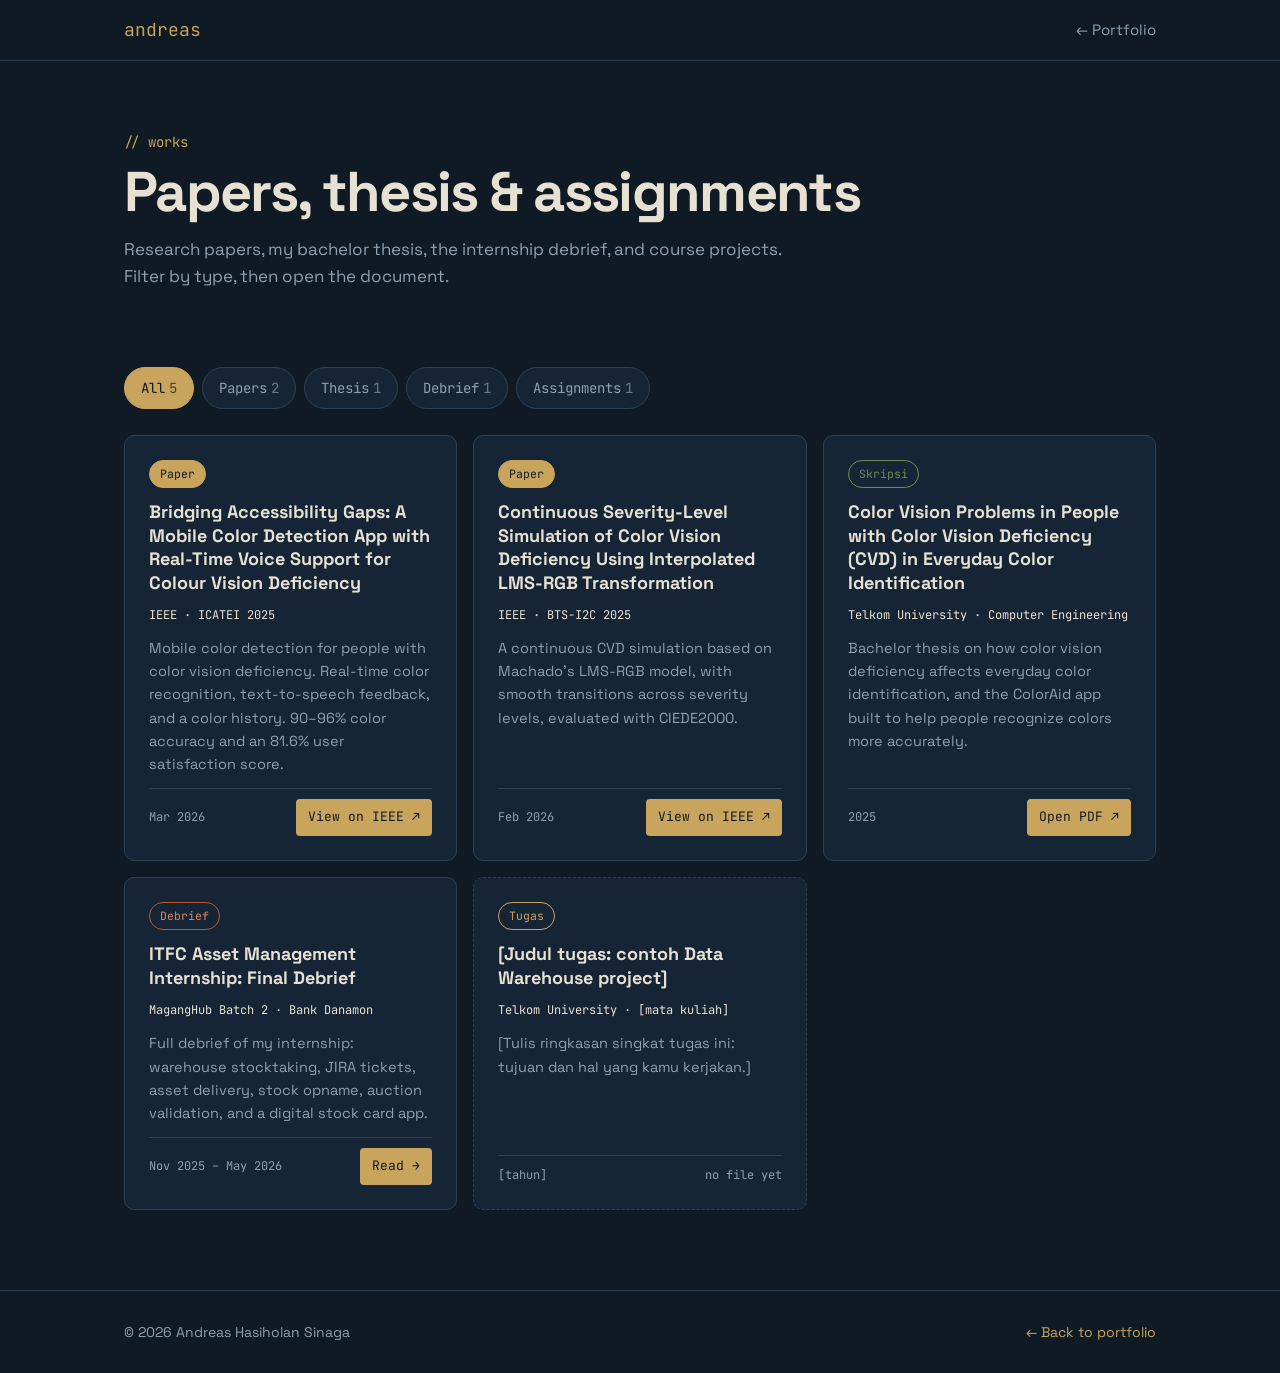
<file: works.html>
<!DOCTYPE html>
<html lang="en">
<head>
<meta charset="UTF-8">
<meta name="viewport" content="width=device-width, initial-scale=1">
<title>Works · Andreas Hasiholan Sinaga</title>
<meta name="description" content="Papers, thesis, debrief, and assignments by Andreas Hasiholan Sinaga.">
<link rel="preconnect" href="https://fonts.googleapis.com">
<link href="https://fonts.googleapis.com/css2?family=Space+Grotesk:wght@400;500;700&family=JetBrains+Mono:wght@400;500&display=swap" rel="stylesheet">
<style>
:root{--navy:#0f1a24;--panel:#162536;--panel2:#1d3045;--steel:#2c4254;--khaki:#c9a45c;--rust:#b8582e;--cream:#ece3cf;--ink:#e6e1d3;--muted:#8ea0b0;--moss:#6f8a55}
*{box-sizing:border-box;margin:0;padding:0}
html{scroll-behavior:smooth}
body{background:var(--navy);color:var(--ink);font-family:'Space Grotesk',system-ui,sans-serif;line-height:1.6;min-height:100vh}
.mono{font-family:'JetBrains Mono',monospace}
a{color:var(--khaki);text-decoration:none}
button{font:inherit}
:focus-visible{outline:2px solid var(--khaki);outline-offset:3px}
.wrap{max-width:1080px;margin:0 auto;padding:0 24px}
.nav{position:sticky;top:0;z-index:5;background:rgba(15,26,36,.85);backdrop-filter:blur(10px);border-bottom:1px solid var(--steel)}
.nav .wrap{display:flex;justify-content:space-between;align-items:center;height:60px}
.nav a{color:var(--muted);font-size:15px}
.nav a:hover{color:var(--ink)}
.nav .logo{color:var(--khaki);font-family:'JetBrains Mono',monospace;font-size:18px}
header{padding:70px 0 40px}
.kicker{color:var(--khaki);font-size:14px;margin-bottom:10px}
h1{font-size:clamp(34px,5vw,56px);font-weight:700;letter-spacing:-.03em;line-height:1.05;margin-bottom:14px}
.lead{max-width:62ch;color:var(--muted);font-size:17px}
.filters{display:flex;gap:8px;flex-wrap:wrap;margin:36px 0 26px}
.filters button{background:var(--panel);border:1px solid var(--steel);color:var(--muted);padding:9px 16px;border-radius:999px;cursor:pointer;font-size:14px;transition:all .2s;font-family:'JetBrains Mono',monospace}
.filters button:hover{color:var(--ink)}
.filters button.on{background:var(--khaki);color:var(--navy);border-color:var(--khaki)}
.filters .count{opacity:.7;margin-left:4px}
.grid{display:grid;grid-template-columns:repeat(auto-fill,minmax(300px,1fr));gap:16px;padding-bottom:80px}
.item{background:var(--panel);border:1px solid var(--steel);border-radius:10px;padding:24px;display:flex;flex-direction:column;gap:12px;position:relative;overflow:hidden;transition:transform .25s,border-color .25s,box-shadow .25s;animation:in .5s ease both}
.item:hover{transform:translateY(-4px);border-color:var(--khaki);box-shadow:0 18px 36px -20px rgba(201,164,92,.35)}
@keyframes in{from{opacity:0;transform:translateY(12px)}}
.item .type{align-self:flex-start;font-family:'JetBrains Mono',monospace;font-size:11.5px;padding:4px 10px;border-radius:999px;border:1px solid var(--khaki);color:var(--khaki)}
.item.paper .type{background:var(--khaki);color:var(--navy)}
.item.skripsi .type{border-color:var(--moss);color:var(--moss)}
.item.debrief .type{border-color:var(--rust);color:#e0875b}
.item h3{font-size:18px;font-weight:700;line-height:1.3}
.item p{font-size:14.5px;color:var(--muted)}
.item .venue{font-family:'JetBrains Mono',monospace;font-size:12px;color:var(--cream)}
.item .foot{margin-top:auto;display:flex;justify-content:space-between;align-items:center;gap:10px;padding-top:10px;border-top:1px solid var(--steel)}
.item .foot span{font-family:'JetBrains Mono',monospace;font-size:12px;color:var(--muted)}
.item .go{font-family:'JetBrains Mono',monospace;font-size:13px;color:var(--navy);background:var(--khaki);padding:8px 12px;border-radius:4px;white-space:nowrap;transition:transform .2s}
.item .go:hover{transform:translateX(3px)}
.item.draft{border-style:dashed}
.item .draft-badge{font-family:'JetBrains Mono',monospace;font-size:11px;color:var(--muted)}
.empty{display:none;color:var(--muted);padding:40px 0}
.empty.show{display:block}
footer{border-top:1px solid var(--steel);padding:30px 0;color:var(--muted);font-size:14px}
footer .wrap{display:flex;justify-content:space-between;flex-wrap:wrap;gap:12px}
@media(max-width:560px){.item{padding:20px}}
@media(prefers-reduced-motion:reduce){*,*::before,*::after{animation:none!important;transition:none!important;scroll-behavior:auto!important}}
</style>
</head>
<body>

<nav class="nav"><div class="wrap">
  <a class="logo" href="index.html">andreas</a>
  <a href="index.html">← Portfolio</a>
</div></nav>

<header><div class="wrap">
  <p class="mono kicker">// works</p>
  <h1>Papers, thesis & assignments</h1>
  <p class="lead">Research papers, my bachelor thesis, the internship debrief, and course projects. Filter by type, then open the document.</p>
</div></header>

<main class="wrap">
  <div class="filters" id="filters" role="tablist"></div>
  <div class="grid" id="grid"></div>
  <p class="empty" id="empty">Nothing in this category yet.</p>
</main>

<footer><div class="wrap">
  <span>© 2026 Andreas Hasiholan Sinaga</span>
  <a href="index.html">← Back to portfolio</a>
</div></footer>

<script>
/*
  ===== EDIT DI SINI =====
  type: "paper" | "skripsi" | "debrief" | "tugas"
  file: nama file di folder files/ (contoh: "files/skripsi.pdf"). Kosongkan "" kalau belum ada.
  draft: true kalau entri masih perlu diisi (akan diberi tanda "draft")
*/
const WORKS=[
  {type:'paper',title:'Bridging Accessibility Gaps: A Mobile Color Detection App with Real-Time Voice Support for Colour Vision Deficiency',venue:'IEEE · ICATEI 2025',date:'Mar 2026',desc:'Mobile color detection for people with color vision deficiency. Real-time color recognition, text-to-speech feedback, and a color history. 90–96% color accuracy and an 81.6% user satisfaction score.',link:'https://ieeexplore.ieee.org/document/11405405'},
  {type:'paper',title:'Continuous Severity-Level Simulation of Color Vision Deficiency Using Interpolated LMS-RGB Transformation',venue:'IEEE · BTS-I2C 2025',date:'Feb 2026',desc:'A continuous CVD simulation based on Machado\'s LMS-RGB model, with smooth transitions across severity levels, evaluated with CIEDE2000.',link:'https://ieeexplore.ieee.org/document/11399518/metrics#metrics'},
  {type:'skripsi',title:'Color Vision Problems in People with Color Vision Deficiency (CVD) in Everyday Color Identification',venue:'Telkom University · Computer Engineering',date:'2025',desc:'Bachelor thesis on how color vision deficiency affects everyday color identification, and the ColorAid app built to help people recognize colors more accurately.',file:'files/skripsi.pdf'},
  {type:'debrief',title:'ITFC Asset Management Internship: Final Debrief',venue:'MagangHub Batch 2 · Bank Danamon',date:'Nov 2025 – May 2026',desc:'Full debrief of my internship: warehouse stocktaking, JIRA tickets, asset delivery, stock opname, auction validation, and a digital stock card app.',link:'debrief.html'},
  {type:'tugas',title:'[Judul tugas: contoh Data Warehouse project]',venue:'Telkom University · [mata kuliah]',date:'[tahun]',desc:'[Tulis ringkasan singkat tugas ini: tujuan dan hal yang kamu kerjakan.]',file:'',draft:true}
];

/* ===== render ===== */
const TYPES=[['all','All'],['paper','Papers'],['skripsi','Thesis'],['debrief','Debrief'],['tugas','Assignments']];
const filtersEl=document.getElementById('filters');
const gridEl=document.getElementById('grid');
const emptyEl=document.getElementById('empty');
const LABEL={paper:'Paper',skripsi:'Skripsi',debrief:'Debrief',tugas:'Tugas'};

function count(t){return t==='all'?WORKS.length:WORKS.filter(w=>w.type===t).length}
function renderFilters(active){
  filtersEl.innerHTML=TYPES.map(([k,l])=>`<button role="tab" aria-selected="${k===active}" class="${k===active?'on':''}" data-t="${k}">${l}<span class="count">${count(k)}</span></button>`).join('');
  filtersEl.querySelectorAll('button').forEach(b=>b.addEventListener('click',()=>render(b.dataset.t)));
}
function render(active){
  renderFilters(active);
  const list=WORKS.filter(w=>active==='all'||w.type===active);
  gridEl.innerHTML=list.map((w,i)=>{
    const href=w.link||w.file||'';
    const action=href?`<a class="go" href="${href}" ${/^https?:/.test(href)||!w.link?'target="_blank" rel="noopener"':''}>${/^https?:/.test(href)?'View on IEEE ↗':w.link?'Read →':'Open PDF ↗'}</a>`:`<span class="draft-badge">no file yet</span>`;
    return `<article class="item ${w.type} ${w.draft?'draft':''}" style="animation-delay:${i*60}ms">
      <span class="type">${LABEL[w.type]}</span>
      <h3>${w.title}</h3>
      ${w.venue?`<p class="venue">${w.venue}</p>`:''}
      <p>${w.desc}</p>
      <div class="foot"><span>${w.date||''}</span>${action}</div>
    </article>`;
  }).join('');
  emptyEl.classList.toggle('show',list.length===0);
}
const qType=new URLSearchParams(location.search).get('type');
render(TYPES.some(t=>t[0]===qType)?qType:'all');
</script>
</body>
</html>
</file>
<file: style.css>
:root{--navy:#0f1a24;--panel:#162536;--panel2:#1d3045;--steel:#2c4254;--khaki:#c9a45c;--rust:#b8582e;--cream:#ece3cf;--ink:#e6e1d3;--muted:#8ea0b0;--moss:#6f8a55}
*{box-sizing:border-box;margin:0;padding:0}
html{scroll-behavior:smooth}
body{background:var(--navy);color:var(--ink);font-family:'Space Grotesk',system-ui,sans-serif;line-height:1.6;overflow-x:hidden}
body.locked{overflow:hidden}
.mono{font-family:'JetBrains Mono',monospace}
a{color:var(--khaki);text-decoration:none}
button{font:inherit}
:focus-visible{outline:2px solid var(--khaki);outline-offset:3px}
.wrap{max-width:1080px;margin:0 auto;padding:80px 24px}
.kicker{color:var(--khaki);font-size:14px;margin-bottom:10px}
.h2{font-size:clamp(26px,3.6vw,40px);font-weight:700;letter-spacing:-.02em;line-height:1.15;margin-bottom:24px}
.lead{max-width:62ch;font-size:18px;color:var(--muted)}
.rv{opacity:0;transform:translateY(22px);transition:opacity .7s ease,transform .7s ease}
.rv.in{opacity:1;transform:none}

/* bilingual: tampilkan sesuai bahasa aktif */
html[data-lang="en"] [data-lang="id"]{display:none!important}
html[data-lang="id"] [data-lang="en"]{display:none!important}

/* ===== language switch ===== */
.lang-switch{display:inline-flex;border:1px solid var(--steel);border-radius:999px;padding:3px;background:var(--panel)}
.lang-btn{font-family:'JetBrains Mono',monospace;font-size:12px;background:none;border:0;color:var(--muted);padding:5px 11px;border-radius:999px;cursor:pointer;transition:all .2s}
.lang-btn:hover{color:var(--ink)}
.lang-btn.on{background:var(--khaki);color:var(--navy)}
.launch-lang{position:absolute;top:16px;right:16px}

/* ===== launch ===== */
.px{font-family:'Press Start 2P',monospace;font-weight:400;line-height:1.5}
#launch{position:fixed;inset:0;z-index:10;background:#0e1822;display:flex;flex-direction:column;align-items:center;justify-content:center;gap:14px;padding:16px;transition:opacity .6s,transform .6s}
#launch.hide{opacity:0;transform:scale(1.05);pointer-events:none}
#launch h1{font-size:clamp(12px,2.4vw,20px);color:var(--khaki);text-align:center}
#scene{width:min(960px,100%);image-rendering:pixelated;border:4px solid var(--steel);box-shadow:0 0 0 4px #0e1822,8px 8px 0 4px #000;cursor:pointer;background:#27394a}
.hint{font-size:20px;text-align:center;min-height:30px;font-family:'JetBrains Mono',monospace}
.bar{width:min(320px,80%);height:14px;border:3px solid var(--cream);padding:2px}
.bar i{display:block;height:100%;width:0;background:var(--khaki);transition:width .3s steps(6)}
.skip{position:absolute;right:16px;bottom:12px;background:none;border:0;color:var(--steel);cursor:pointer;text-decoration:underline}
.launch-btn{font-family:'Press Start 2P',monospace;font-size:12px;padding:14px 18px;background:var(--rust);color:var(--cream);border:0;cursor:pointer;box-shadow:inset -4px -4px 0 #7d3a1c,inset 4px 4px 0 #d97c4e,4px 4px 0 #000}
.launch-btn:not([hidden]){animation:blink 1s steps(2) infinite}
@keyframes blink{50%{background:var(--khaki);color:var(--navy)}}

/* ===== site ===== */
#site{display:none}
#site.on{display:block;animation:fade .6s ease}
@keyframes fade{from{opacity:0}}
.nav{position:sticky;top:0;z-index:5;display:flex;justify-content:space-between;align-items:center;gap:16px;padding:14px 24px;background:rgba(15,26,36,.85);backdrop-filter:blur(10px);border-bottom:1px solid var(--steel)}
.nav .logo{color:var(--khaki);font-size:18px}
.nav .logo span{animation:caret 1s steps(2) infinite}
.nav-right{display:flex;align-items:center;gap:22px}
.links{display:flex;gap:22px;flex-wrap:wrap}
.links a{color:var(--muted);font-size:15px;position:relative}
.links a:hover,.links a.act{color:var(--ink)}
.links a.act::after{content:"";position:absolute;left:0;right:0;bottom:-6px;height:2px;background:var(--khaki)}
.hero{display:grid;grid-template-columns:1.1fr 1fr;gap:48px;align-items:center;min-height:82vh}
.tag{color:var(--khaki);font-size:14px}
.big{font-size:clamp(34px,5.5vw,62px);font-weight:700;letter-spacing:-.03em;line-height:1.05;margin:12px 0 18px}
.role{font-size:clamp(15px,1.8vw,19px);color:var(--cream);margin-bottom:20px;min-height:1.6em}
.caret{display:inline-block;width:.6em;height:1.1em;background:var(--khaki);margin-left:4px;vertical-align:-2px;animation:caret 1s steps(2) infinite}
@keyframes caret{50%{opacity:0}}
.cta{display:flex;gap:12px;flex-wrap:wrap;margin-top:28px}
.btn{display:inline-block;font:500 15px 'Space Grotesk',sans-serif;padding:12px 20px;background:var(--khaki);color:var(--navy);border:0;border-radius:4px;cursor:pointer;transition:transform .2s,box-shadow .2s}
.btn:hover{transform:translateY(-2px);box-shadow:0 8px 20px rgba(201,164,92,.25)}
.btn.ghost{background:transparent;color:var(--ink);border:1px solid var(--steel)}
.btn.ghost:hover{border-color:var(--khaki);box-shadow:none}

.term{background:#0a131c;border:1px solid var(--steel);border-radius:10px;overflow:hidden;box-shadow:0 30px 60px -20px rgba(0,0,0,.6)}
.term-bar{display:flex;align-items:center;gap:6px;padding:10px 14px;background:var(--panel);border-bottom:1px solid var(--steel)}
.term-bar i{width:10px;height:10px;border-radius:50%;background:var(--steel)}
.term-bar i:nth-child(1){background:var(--rust)}.term-bar i:nth-child(2){background:var(--khaki)}.term-bar i:nth-child(3){background:var(--moss)}
.term-bar span{margin-left:auto;color:var(--muted);font-size:12px}
.term-body{padding:18px;font-size:13.5px;line-height:1.9;min-height:280px;color:#b9c6d2}
.term-body .ok{color:var(--moss)}.term-body .hl{color:var(--khaki)}
.tline{white-space:pre;opacity:0;transition:opacity .3s}
.tline.show{opacity:1}

.stats{display:grid;grid-template-columns:repeat(4,1fr);gap:14px;padding-top:0}
.stats div{background:var(--panel);border:1px solid var(--steel);border-radius:8px;padding:20px;position:relative;overflow:hidden;--mx:50%;--my:50%}
.stats b{display:block;font:700 34px 'Space Grotesk',sans-serif;color:var(--khaki);margin-bottom:6px}
.stats span{color:var(--muted);font-size:14px}

.card,.stats div,.tab{position:relative;overflow:hidden}
.card::before,.stats div::before,.tab::before{content:"";position:absolute;inset:0;background:radial-gradient(260px circle at var(--mx,50%) var(--my,50%),rgba(201,164,92,.13),transparent 60%);opacity:0;transition:opacity .3s;pointer-events:none}
.card:hover::before,.stats div:hover::before,.tab:hover::before{opacity:1}

.timeline{display:grid;gap:16px;max-width:820px}
.card{background:var(--panel);border:1px solid var(--steel);border-radius:8px;padding:22px 24px;transition:border-color .3s}
.card:hover{border-color:var(--khaki)}
.card time{color:var(--khaki);font-size:13px}
.card h4{font-size:19px;font-weight:700;margin:4px 0 2px}
.card .org{color:var(--muted);font-size:14px;margin-bottom:8px}
.card p{color:var(--ink);font-size:15.5px}
.card ul{padding-left:18px;color:var(--ink);font-size:15.5px}
.card li{margin-bottom:4px}

/* ops */
.ops{display:grid;grid-template-columns:300px 1fr;gap:20px;align-items:stretch}
.tabs{display:flex;flex-direction:column;gap:8px}
.tab{text-align:left;display:flex;gap:14px;align-items:center;background:var(--panel);border:1px solid var(--steel);border-radius:8px;padding:14px 16px;color:var(--muted);font:500 15px 'Space Grotesk',sans-serif;cursor:pointer;transition:all .25s;--mx:50%;--my:50%}
.tab .mono{color:var(--khaki);font-size:12px}
.tab:hover{color:var(--ink)}
.tab[aria-selected="true"]{color:var(--navy);background:var(--khaki);border-color:var(--khaki)}
.tab[aria-selected="true"] .mono{color:var(--navy)}
.tab[aria-selected="true"]::before{display:none}
.panel{background:var(--panel);border:1px solid var(--steel);border-radius:10px;padding:28px;display:flex;flex-direction:column;gap:14px}
.panel h4{font-size:24px;font-weight:700;letter-spacing:-.01em}
.panel .lead{font-size:16.5px}
.panel.swap{animation:swap .4s ease}
@keyframes swap{from{opacity:0;transform:translateX(12px)}}
.viz{margin-top:10px;min-height:200px;background:#0c1620;border:1px solid var(--steel);border-radius:8px;padding:18px;flex:1}

.cells{display:grid;grid-template-columns:repeat(10,1fr);gap:6px}
.cell{aspect-ratio:1;background:var(--panel2);border-radius:3px;transition:background .3s}
.cell.ok{background:var(--moss)}
.cell.hot{background:var(--khaki);box-shadow:0 0 12px var(--khaki)}
.vlabel{font-family:'JetBrains Mono',monospace;font-size:12px;color:var(--muted);margin-top:12px}

.rows{display:grid;gap:8px}
.row{display:grid;grid-template-columns:1fr 110px 90px;gap:10px;align-items:center;font-family:'JetBrains Mono',monospace;font-size:13px;background:var(--panel2);padding:10px 12px;border-radius:5px;border-left:3px solid var(--steel);transition:border-color .3s}
.row.ok{border-left-color:var(--moss)}
.row .q{text-align:right;color:var(--khaki)}
.row .s{font-size:11px;text-align:right;color:var(--muted)}

.pipe{display:grid;grid-template-columns:repeat(4,1fr);gap:8px;align-items:center}
.step{background:var(--panel2);border:1px solid var(--steel);border-radius:6px;padding:16px 10px;text-align:center;font-size:14px;transition:all .35s}
.step.on{background:var(--khaki);color:var(--navy);border-color:var(--khaki);transform:translateY(-4px)}
.step.done{border-color:var(--moss)}

.bars{display:flex;align-items:flex-end;gap:8px;height:180px}
.bcol{flex:1;background:var(--panel2);border-radius:4px 4px 0 0;height:20%;transition:height .6s cubic-bezier(.3,.7,.4,1.2)}
.bcol.hi{background:var(--moss)}
.bcol.lo{background:var(--rust)}

.kan{display:grid;grid-template-columns:repeat(3,1fr);gap:10px}
.kcol{background:var(--panel2);border-radius:6px;padding:10px;min-height:170px}
.kcol h5{font-family:'JetBrains Mono',monospace;font-size:11px;color:var(--muted);font-weight:500;margin-bottom:8px}
.tk{background:var(--panel);border:1px solid var(--steel);border-left:3px solid var(--khaki);border-radius:4px;padding:8px;font-size:12.5px;margin-bottom:8px;animation:pop .4s ease}
@keyframes pop{from{transform:scale(.9);opacity:0}}
.sla{display:flex;align-items:center;gap:12px;margin-top:14px;font-family:'JetBrains Mono',monospace;font-size:12px;color:var(--muted)}
.sla svg{width:44px;height:44px;transform:rotate(-90deg)}
.sla circle{fill:none;stroke-width:4}

/* map */
.mapbox{margin-top:28px;border:1px solid var(--steel);border-radius:10px;overflow:hidden;background:#0c1620}
#map{display:block;width:100%;image-rendering:pixelated}
.waves{animation:wave 3s steps(3) infinite}
@keyframes wave{50%{transform:translateX(6px)}}
.pin{cursor:pointer}
.pin rect{animation:hop 1s steps(2) infinite}
.pin.sel rect{stroke:#fff;stroke-width:1}
@keyframes hop{50%{transform:translateY(-3px)}}
.pinfo{padding:18px 22px;display:flex;flex-direction:column;gap:4px;border-top:1px solid var(--steel)}
.pinfo b{font-size:20px}
.pinfo span{color:var(--muted)}

.grid{display:grid;grid-template-columns:repeat(auto-fit,minmax(240px,1fr));gap:16px}
.grid .card h4{font-size:17px}
.sub{margin-top:56px}
.chips{display:flex;flex-wrap:wrap;gap:8px}
.chips span{font-family:'JetBrains Mono',monospace;font-size:13px;padding:6px 12px;border:1px solid var(--steel);border-radius:999px;color:var(--ink);transition:all .2s}
.chips span:hover{border-color:var(--khaki);color:var(--khaki);transform:translateY(-2px)}

/* ===== footer ===== */
.foot{background:#0b141d;border-top:1px solid var(--steel);margin-top:40px;position:relative;overflow:hidden}
.foot::before{content:"";position:absolute;left:0;right:0;top:0;height:4px;background:repeating-linear-gradient(90deg,var(--khaki) 0 16px,var(--rust) 16px 32px,var(--moss) 32px 48px)}
.foot-top{display:grid;grid-template-columns:1.6fr 1fr 1fr;gap:48px;padding-top:72px;padding-bottom:48px}
.foot-big{font-size:clamp(24px,3vw,34px);font-weight:700;letter-spacing:-.02em;line-height:1.15;margin-bottom:20px;max-width:18ch}
.avail{display:inline-flex;align-items:center;gap:10px;color:var(--ink);font-size:15px;border:1px solid var(--steel);border-radius:999px;padding:6px 14px;margin-bottom:14px}
.avail i{width:9px;height:9px;border-radius:50%;background:var(--moss);box-shadow:0 0 0 0 var(--moss);animation:ping 2s infinite}
@keyframes ping{0%{box-shadow:0 0 0 0 rgba(111,138,85,.6)}70%,100%{box-shadow:0 0 0 10px rgba(111,138,85,0)}}
.clock{color:var(--muted);font-size:13px}
.foot-col{display:flex;flex-direction:column;gap:10px}
.foot-col h6{font-size:12px;font-weight:500;color:var(--khaki);margin-bottom:6px;letter-spacing:.02em}
.foot-col a{color:var(--ink);font-size:16px;width:max-content;position:relative;transition:color .2s}
.foot-col a::after{content:"";position:absolute;left:0;bottom:-3px;width:0;height:1px;background:var(--khaki);transition:width .25s}
.foot-col a:hover{color:var(--khaki)}
.foot-col a:hover::after{width:100%}
.foot-bottom{display:flex;justify-content:space-between;align-items:center;gap:16px;flex-wrap:wrap;border-top:1px solid var(--steel);padding-top:24px;padding-bottom:28px;font-size:13px;color:var(--muted)}
.totop{color:var(--khaki);padding:6px 12px;border:1px solid var(--steel);border-radius:4px;transition:all .2s}
.totop:hover{background:var(--khaki);color:var(--navy);border-color:var(--khaki)}

@media(max-width:860px){.hero{grid-template-columns:1fr;min-height:auto}.ops{grid-template-columns:1fr}.tabs{flex-direction:row;flex-wrap:wrap}.tab{flex:1 1 auto}.stats{grid-template-columns:1fr 1fr}.links{display:none}.foot-top{grid-template-columns:1fr 1fr}.foot-brand{grid-column:1/-1}}
@media(max-width:560px){.pipe{grid-template-columns:1fr 1fr}.kan{grid-template-columns:1fr}.row{grid-template-columns:1fr 80px}.row .s{display:none}.foot-top{grid-template-columns:1fr}}
@media(prefers-reduced-motion:reduce){*,*::before,*::after{animation:none!important;transition:none!important;scroll-behavior:auto!important}.rv{opacity:1;transform:none}}

.debrief-card{display:flex;justify-content:space-between;align-items:center;gap:28px;flex-wrap:wrap;background:linear-gradient(135deg,var(--panel),var(--panel2));border:1px solid var(--khaki);border-radius:10px;padding:32px;transition:transform .25s,box-shadow .25s;color:var(--ink)}
.debrief-card:hover{transform:translateY(-3px);box-shadow:0 18px 40px -18px rgba(201,164,92,.35)}
.debrief-card .h2{font-size:clamp(22px,3vw,30px);margin-bottom:10px}
.debrief-card .lead{font-size:16px}
.debrief-arrow{color:var(--navy);background:var(--khaki);padding:12px 18px;border-radius:4px;font-size:14px;white-space:nowrap}

/* ===== lemari asset ===== */
.cabinet{max-width:760px;margin:36px auto 0;background:linear-gradient(180deg,#1f3247,#172739);border:1px solid var(--steel);border-radius:12px;padding:20px 20px 14px;box-shadow:0 40px 70px -40px #000,inset 0 1px 0 rgba(255,255,255,.04)}
.cab-plate{display:inline-block;background:var(--khaki);color:var(--navy);font-size:12px;padding:5px 12px;border-radius:3px;margin-bottom:18px;letter-spacing:.04em}
.cab-base{text-align:center;color:var(--steel);font-size:12px;margin-top:6px;letter-spacing:.5em}
.drawer{background:var(--panel2);border:1px solid var(--steel);border-radius:8px;margin-bottom:10px;overflow:hidden;transition:border-color .25s,transform .35s cubic-bezier(.3,.7,.4,1),box-shadow .25s}
.drawer:hover{transform:translateX(6px)}
.drawer.open{border-color:var(--khaki);transform:translateX(0);box-shadow:0 14px 30px -18px rgba(201,164,92,.5)}
.drawer-head{width:100%;display:grid;grid-template-columns:52px 1fr auto 56px;align-items:center;gap:16px;background:none;border:0;color:var(--ink);padding:14px 18px;cursor:pointer;text-align:left}
.pix svg{width:48px;height:48px;display:block;image-rendering:pixelated}
.drawer:hover .pix svg{animation:bob .7s steps(2) infinite}
@keyframes bob{50%{transform:translateY(-3px)}}
.led{animation:blink 1.2s steps(2) infinite}
.led.l2{animation-delay:.4s}.led.l3{animation-delay:.8s}
@keyframes blink{50%{opacity:.2}}
.scr{animation:blink 2s steps(2) infinite}
.dmeta{display:flex;flex-direction:column;gap:2px}
.dlabel{font-size:11px;color:var(--khaki)}
.dtitle{font-size:18px;font-weight:700}
.dcount{font-size:12px;color:var(--muted);white-space:nowrap}
.handle{justify-self:end;width:40px;height:6px;border-radius:3px;background:var(--steel);transition:background .25s,width .25s}
.drawer:hover .handle,.drawer.open .handle{background:var(--khaki);width:52px}
.drawer-body{max-height:0;overflow:hidden;transition:max-height .5s ease}
.drawer.open .drawer-body{max-height:260px}
.drawer-inner{padding:0 18px 20px 86px}
.drawer-inner p{font-size:15px;color:var(--ink);margin-bottom:14px;max-width:56ch}
.btn-sm{display:inline-block;font-family:'JetBrains Mono',monospace;font-size:13px;background:var(--khaki);color:var(--navy);padding:9px 14px;border-radius:4px;transition:transform .2s}
.btn-sm:hover{transform:translateX(3px)}
@media(max-width:560px){.drawer-head{grid-template-columns:44px 1fr auto;gap:12px}.pix svg{width:40px;height:40px}.handle{display:none}.drawer-inner{padding-left:18px}.dcount{display:none}}
@media(prefers-reduced-motion:reduce){.drawer:hover .pix svg,.led,.scr{animation:none!important}}

/* nama depan lebih menonjol */
.big .first{position:relative;color:var(--khaki);display:inline-block;background:linear-gradient(transparent 62%,rgba(184,88,46,.35) 62%,rgba(184,88,46,.35) 92%,transparent 92%);padding:0 .08em;margin:0 -.04em;transition:transform .3s}
.big .first:hover{transform:translateY(-2px)}
.nav .logo{font-size:20px;letter-spacing:.02em}

/* resume download button */
.dl-btn{position:relative;overflow:hidden;display:inline-flex;align-items:center;gap:9px;text-decoration:none}
.dl-btn>*{position:relative;z-index:1}
.dl-fill{position:absolute!important;inset:0;z-index:0!important;background:var(--khaki);transform:scaleX(0);transform-origin:left}
.dl-ico{overflow:visible}
.dl-check{stroke-dasharray:24;stroke-dashoffset:24}
.dl-btn[data-state=busy]{border-color:var(--khaki);color:var(--ink)}
.dl-btn[data-state=busy] .dl-fill{animation:dlfill 1.1s cubic-bezier(.4,0,.2,1) forwards}
.dl-btn[data-state=busy] .dl-arrow{animation:dlarrow .55s ease-in-out infinite}
.dl-btn[data-state=done]{border-color:var(--khaki);color:var(--navy)}
.dl-btn[data-state=done] .dl-fill{transform:scaleX(1);animation:dlpop .5s ease}
.dl-btn[data-state=done] .dl-arrow,.dl-btn[data-state=done] .dl-tray{opacity:0}
.dl-btn[data-state=done] .dl-check{animation:dlcheck .45s .05s ease forwards}
@keyframes dlfill{to{transform:scaleX(1)}}
@keyframes dlarrow{0%,100%{transform:translateY(-2px)}50%{transform:translateY(3px)}}
@keyframes dlcheck{to{stroke-dashoffset:0}}
@keyframes dlpop{0%{box-shadow:0 0 0 0 rgba(201,164,92,.55)}100%{box-shadow:0 0 0 14px rgba(201,164,92,0)}}
.plink{display:inline-block;margin-top:12px;font-size:13px;color:var(--khaki);text-decoration:none;border-bottom:1px solid transparent;transition:border-color .2s}
.plink:hover{border-color:var(--khaki)}
@media (prefers-reduced-motion:reduce){.dl-btn *{animation-duration:.01s!important}}

.dlinks{display:flex;flex-wrap:wrap;gap:10px}

/* popup CV terunduh */
.cvpop{position:fixed;right:20px;bottom:20px;z-index:50;display:flex;align-items:center;gap:12px;max-width:min(360px,calc(100vw - 40px));padding:12px 36px 14px 12px;background:#16222e;color:var(--ink);border:3px solid var(--khaki);box-shadow:6px 6px 0 #000;transform:translateY(30px);opacity:0;overflow:hidden}
.cvpop[hidden]{display:none}
.cvpop.in{animation:cvin .45s steps(6) forwards}
.cvpop.out{animation:cvout .35s ease-in forwards}
.cvpop canvas{width:64px;height:64px;image-rendering:pixelated;flex:none;background:#27394a;border:2px solid var(--steel)}
.cvpop-txt{display:flex;flex-direction:column;gap:6px}
.cvpop-txt b{font-family:'Press Start 2P',monospace;font-size:11px;line-height:1.5;color:var(--khaki);font-weight:400}
.cvpop-txt span{font-family:'JetBrains Mono',monospace;font-size:13px}
.cvpop-x{position:absolute;top:2px;right:6px;background:none;border:0;color:var(--ink);font-size:20px;cursor:pointer;line-height:1}
.cvpop-bar{position:absolute;left:0;bottom:0;height:4px;width:100%;background:var(--khaki);transform-origin:left}
.cvpop.in .cvpop-bar{animation:cvbar 4.2s linear forwards}
@keyframes cvin{from{transform:translateY(30px);opacity:0}to{transform:none;opacity:1}}
@keyframes cvout{from{transform:none;opacity:1}to{transform:translateX(40px);opacity:0}}
@keyframes cvbar{to{transform:scaleX(0)}}
@media (prefers-reduced-motion:reduce){.cvpop.in,.cvpop.out{animation-duration:.01s}}
</file>
